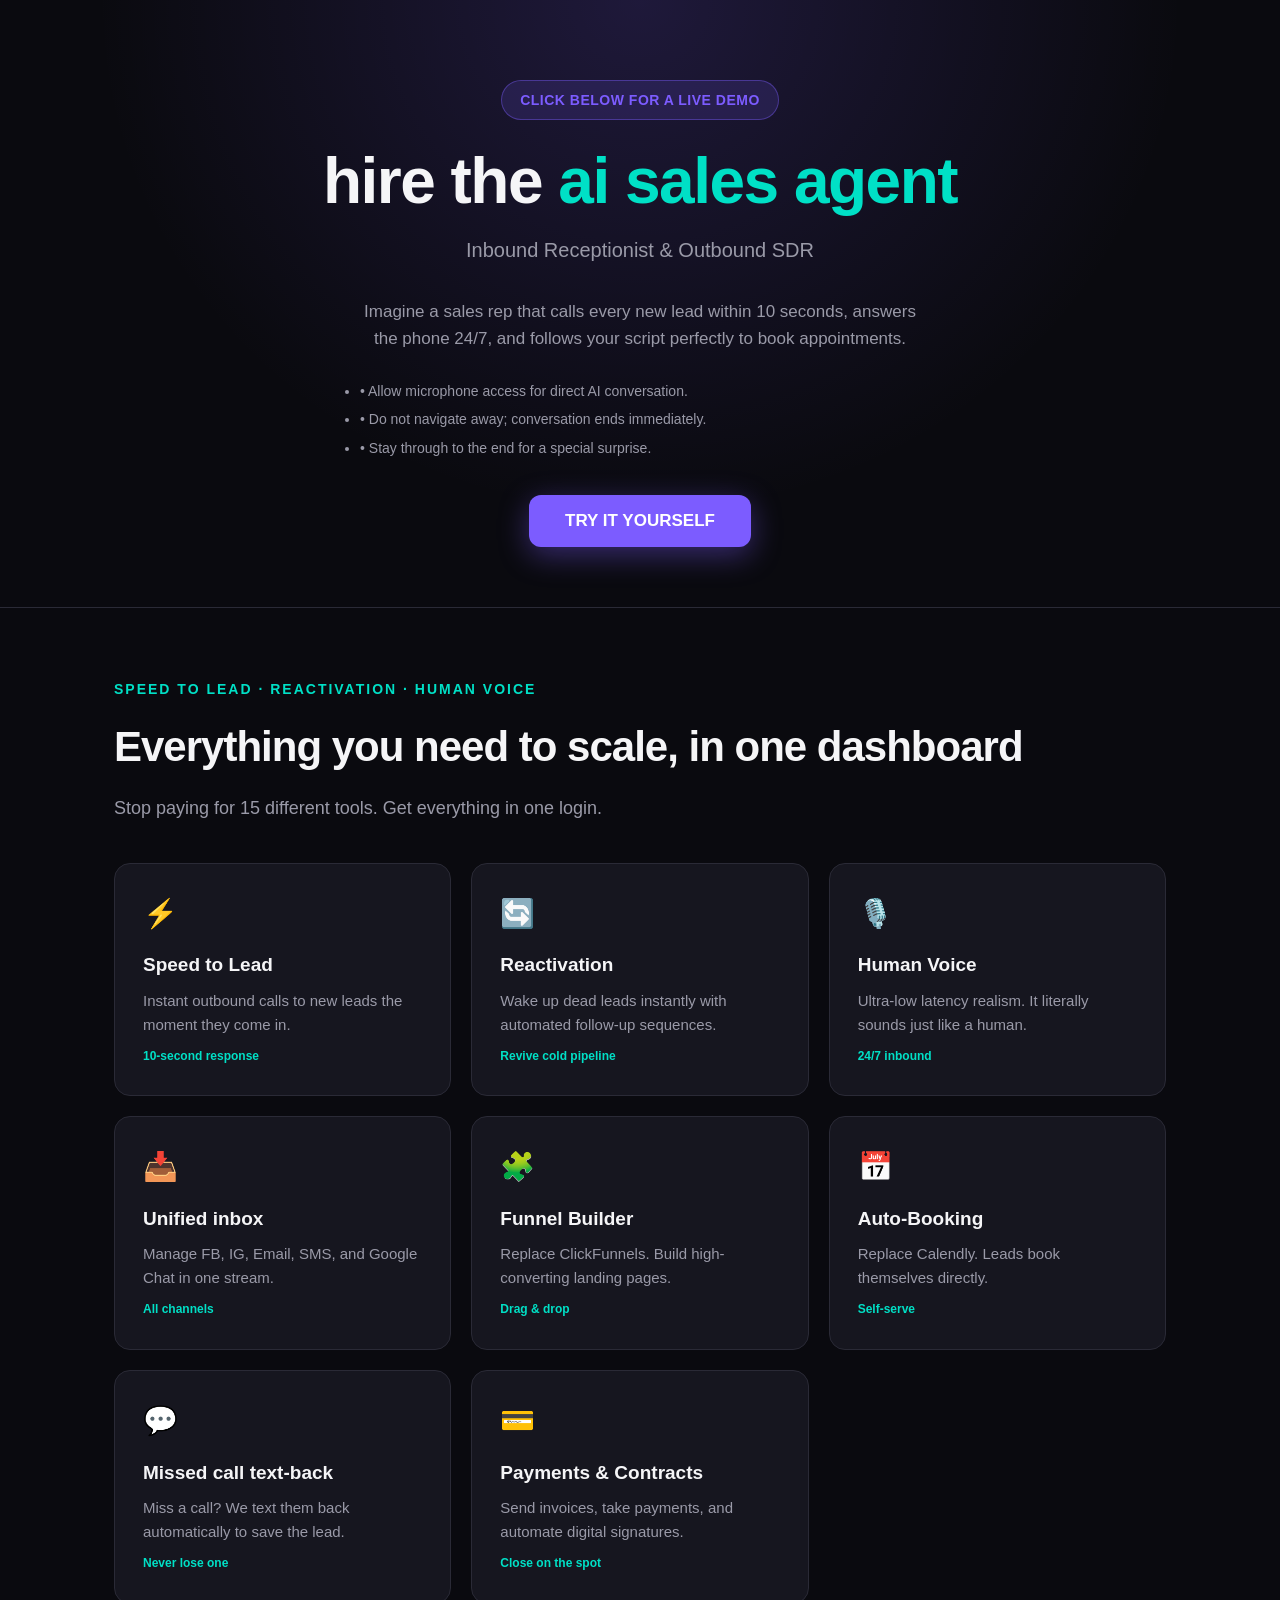
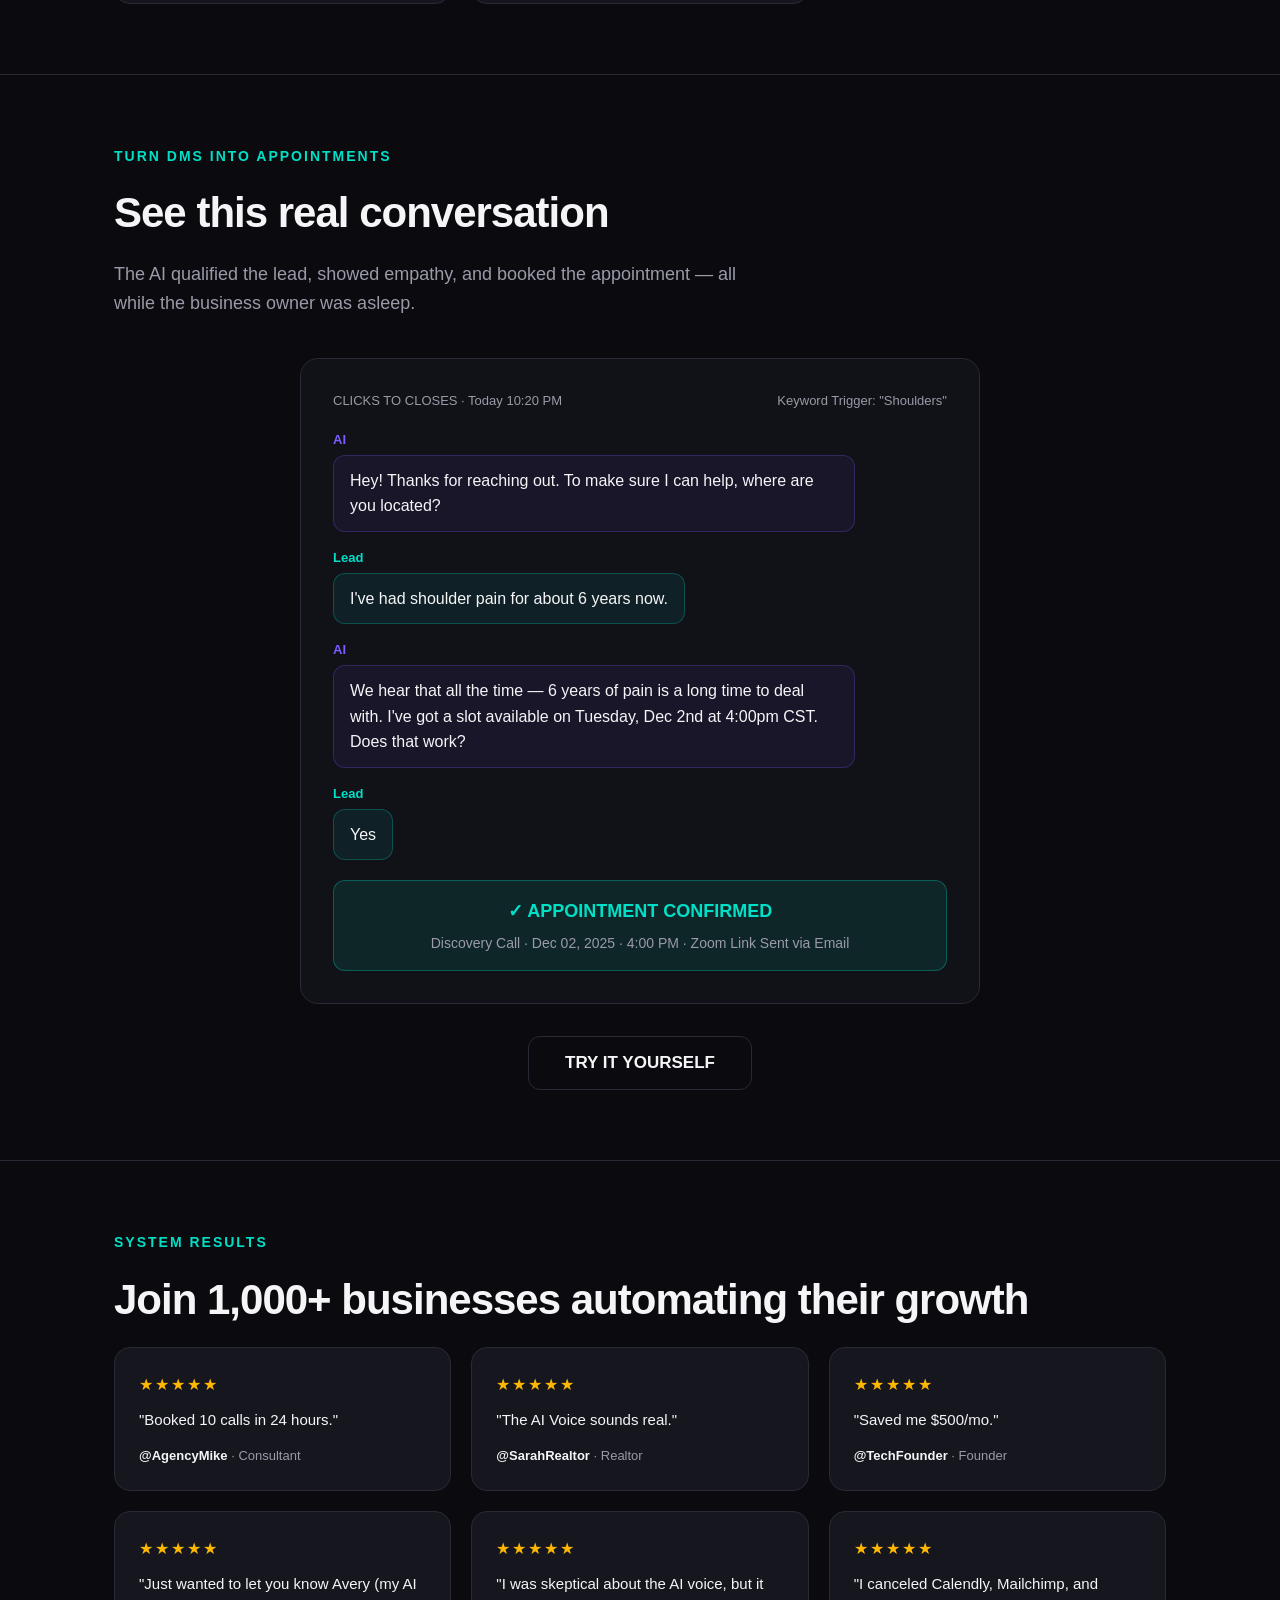
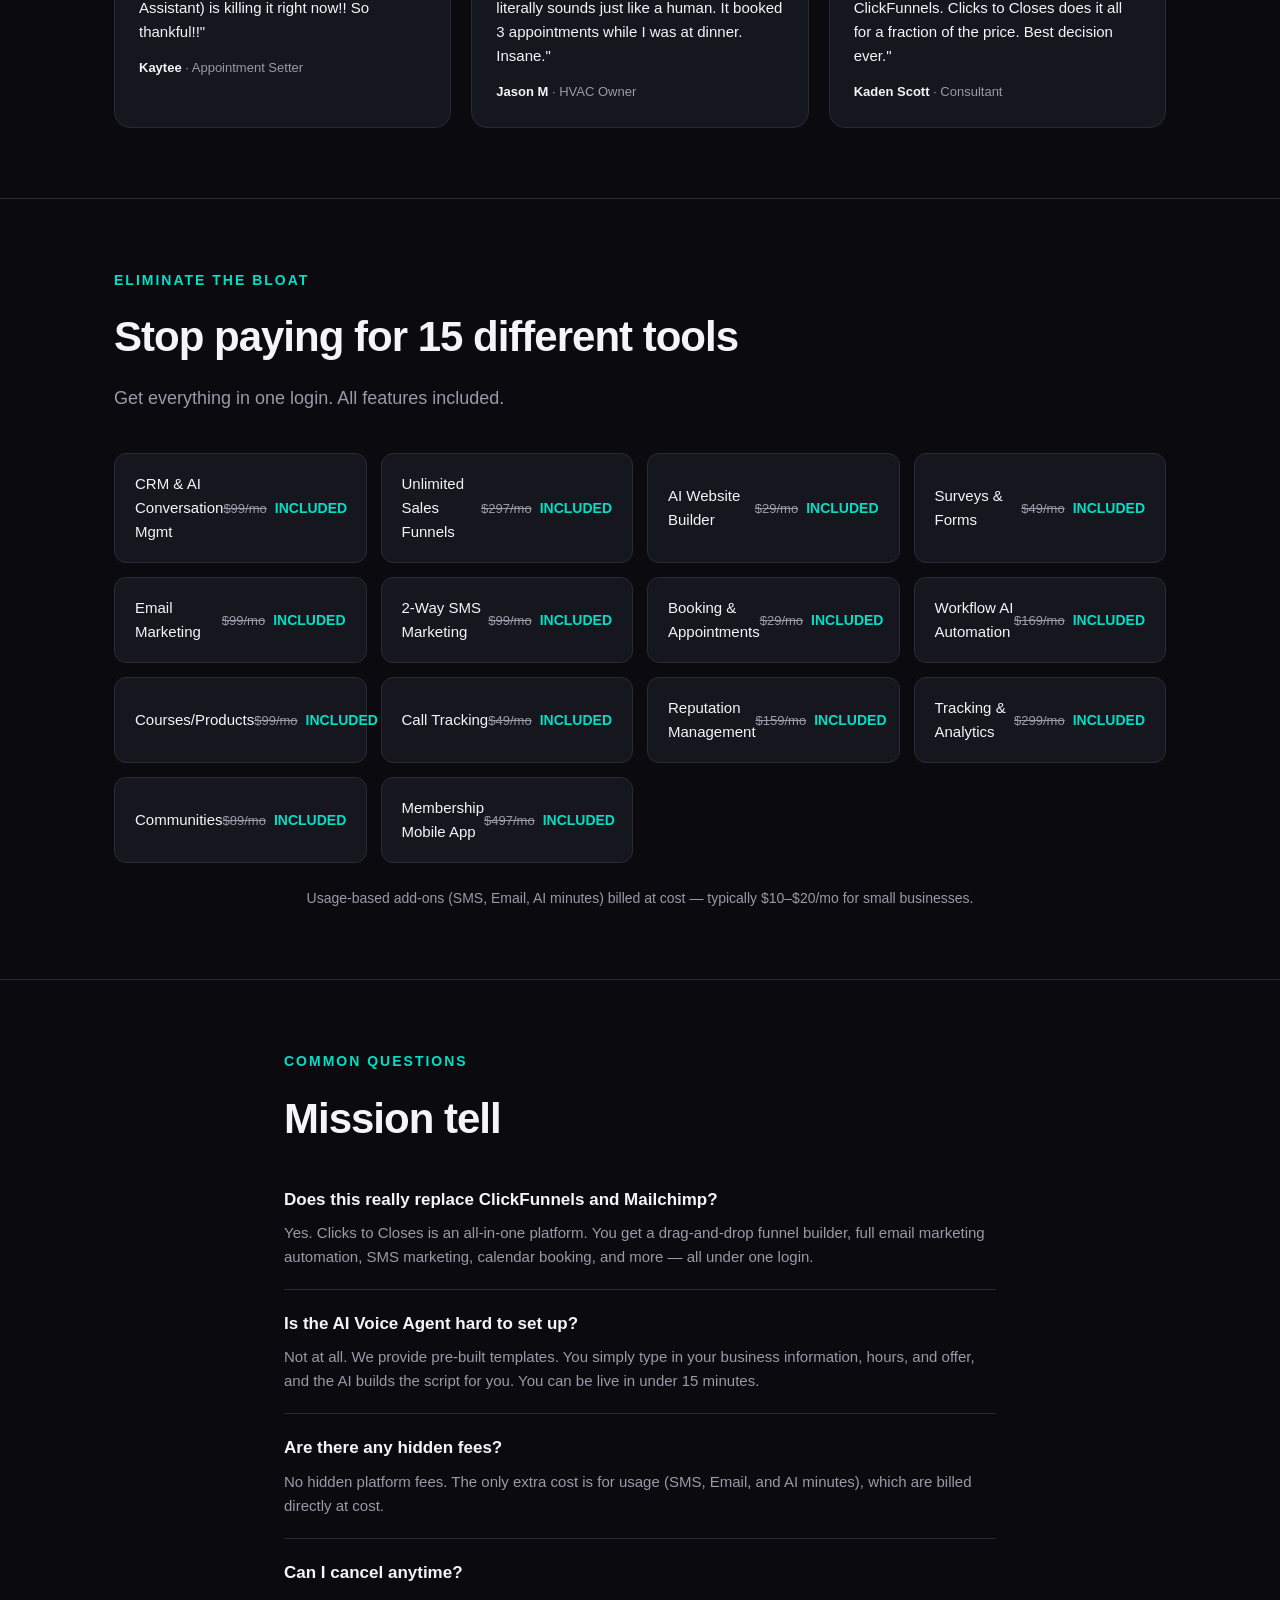
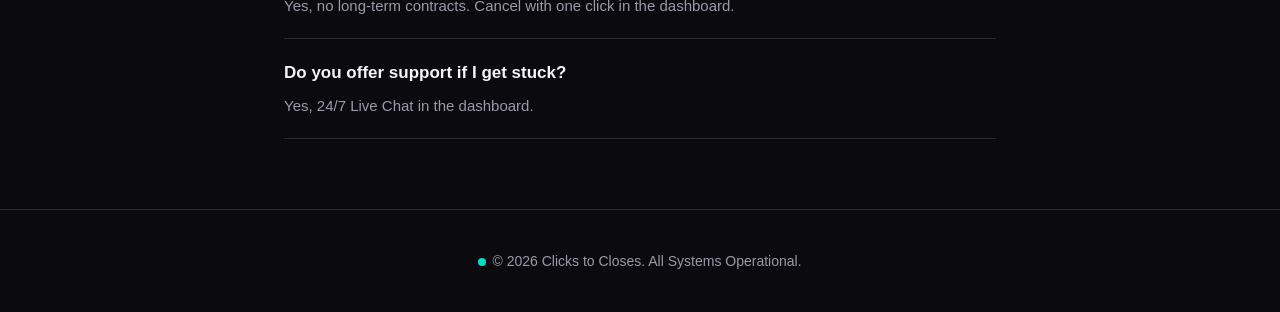
<file: index.html>
<!DOCTYPE html>
<html lang="en">
<head>
<meta charset="UTF-8">
<meta name="viewport" content="width=device-width, initial-scale=1.0">
<title>Clicks to Closes — Hire the AI Sales Agent</title>
<style>
  :root{
    --bg:#0a0a0f;
    --bg2:#111118;
    --card:#16161f;
    --accent:#7c5cff;
    --accent2:#00e0c6;
    --text:#f5f5f7;
    --muted:#9a9aa8;
    --border:#2a2a36;
  }
  *{box-sizing:border-box;margin:0;padding:0}
  body{
    font-family:-apple-system,BlinkMacSystemFont,"Segoe UI",Roboto,Helvetica,Arial,sans-serif;
    background:var(--bg);
    color:var(--text);
    line-height:1.6;
    -webkit-font-smoothing:antialiased;
  }
  a{color:var(--accent2);text-decoration:none}
  .wrap{max-width:1100px;margin:0 auto;padding:0 24px}
  .hero{
    text-align:center;
    padding:80px 24px 60px;
    background:radial-gradient(ellipse at top, rgba(124,92,255,.18), transparent 60%);
  }
  .hero .badge{
    display:inline-block;
    background:rgba(124,92,255,.15);
    border:1px solid rgba(124,92,255,.4);
    color:var(--accent);
    padding:8px 18px;
    border-radius:999px;
    font-size:14px;
    font-weight:600;
    letter-spacing:.5px;
    margin-bottom:28px;
  }
  .hero h1{
    font-size:clamp(34px,6vw,64px);
    font-weight:800;
    letter-spacing:-1.5px;
    line-height:1.05;
    margin-bottom:18px;
  }
  .hero h1 span{color:var(--accent2)}
  .hero p{font-size:20px;color:var(--muted);max-width:640px;margin:0 auto 32px}
  .hero .tips{
    font-size:14px;color:var(--muted);
    max-width:560px;margin:0 auto 36px;
    text-align:left;
  }
  .hero .tips li{margin-bottom:6px}
  .btn{
    display:inline-block;
    background:var(--accent);
    color:#fff;
    font-weight:700;
    padding:16px 36px;
    border-radius:12px;
    font-size:17px;
    border:none;
    cursor:pointer;
    transition:transform .15s, box-shadow .15s;
    box-shadow:0 8px 30px rgba(124,92,255,.4);
  }
  .btn:hover{transform:translateY(-2px);box-shadow:0 12px 40px rgba(124,92,255,.55)}
  .btn.ghost{background:transparent;border:1px solid var(--border);color:var(--text);box-shadow:none}
  .btn.ghost:hover{border-color:var(--accent)}
  section{padding:70px 0;border-top:1px solid var(--border)}
  .eyebrow{color:var(--accent2);font-size:14px;font-weight:700;letter-spacing:2px;text-transform:uppercase;margin-bottom:12px}
  h2{font-size:clamp(28px,4vw,42px);font-weight:800;letter-spacing:-1px;margin-bottom:14px}
  h3{font-size:22px;font-weight:700;margin-bottom:8px}
  .sub{color:var(--muted);font-size:18px;max-width:640px;margin-bottom:40px}
  .grid{display:grid;grid-template-columns:repeat(auto-fit,minmax(280px,1fr));gap:20px}
  .card{
    background:var(--card);
    border:1px solid var(--border);
    border-radius:16px;
    padding:28px;
    transition:border-color .2s, transform .2s;
  }
  .card:hover{border-color:var(--accent);transform:translateY(-3px)}
  .card .ico{font-size:28px;margin-bottom:14px}
  .card h3{font-size:19px}
  .card p{color:var(--muted);font-size:15px}
  .card .tag{display:inline-block;font-size:12px;color:var(--accent2);font-weight:600;margin-top:10px}
  .demo{
    background:var(--bg2);
    border:1px solid var(--border);
    border-radius:18px;
    padding:32px;
    max-width:680px;
    margin:0 auto;
  }
  .demo .meta{color:var(--muted);font-size:13px;margin-bottom:18px;display:flex;justify-content:space-between}
  .msg{margin-bottom:16px}
  .msg .who{font-size:13px;font-weight:700;margin-bottom:4px}
  .msg.user .who{color:var(--accent2)}
  .msg.ai .who{color:var(--accent)}
  .msg .bubble{
    background:var(--card);
    border:1px solid var(--border);
    border-radius:12px;
    padding:12px 16px;
    display:inline-block;
    max-width:85%;
  }
  .msg.user .bubble{background:rgba(0,224,198,.08);border-color:rgba(0,224,198,.25)}
  .msg.ai .bubble{background:rgba(124,92,255,.08);border-color:rgba(124,92,255,.25)}
  .confirm{
    margin-top:20px;
    background:rgba(0,224,198,.1);
    border:1px solid rgba(0,224,198,.3);
    border-radius:12px;
    padding:16px;
    text-align:center;
  }
  .confirm .big{font-size:18px;font-weight:800;color:var(--accent2)}
  .tgrid{display:grid;grid-template-columns:repeat(auto-fit,minmax(300px,1fr));gap:20px}
  .tcard{
    background:var(--card);
    border:1px solid var(--border);
    border-radius:16px;
    padding:24px;
  }
  .stars{color:#ffb800;margin-bottom:10px;letter-spacing:2px}
  .tcard p{font-size:15px;color:var(--text);margin-bottom:14px}
  .tcard .who{font-size:13px;color:var(--muted)}
  .tcard .who b{color:var(--text)}
  .price-grid{display:grid;grid-template-columns:repeat(auto-fit,minmax(220px,1fr));gap:14px}
  .pitem{
    background:var(--card);
    border:1px solid var(--border);
    border-radius:12px;
    padding:18px 20px;
    display:flex;
    justify-content:space-between;
    align-items:center;
  }
  .pitem .name{font-size:15px}
  .pitem .old{color:var(--muted);text-decoration:line-through;font-size:13px;margin-right:8px}
  .pitem .inc{color:var(--accent2);font-weight:700;font-size:14px}
  .faq-item{border-bottom:1px solid var(--border);padding:20px 0}
  .faq-item h4{font-size:17px;font-weight:700;margin-bottom:8px}
  .faq-item p{color:var(--muted);font-size:15px}
  footer{padding:40px 0;text-align:center;color:var(--muted);font-size:14px;border-top:1px solid var(--border)}
  footer .dot{display:inline-block;width:8px;height:8px;border-radius:50%;background:var(--accent2);margin-right:6px;vertical-align:middle}
  @media(max-width:600px){
    .hero{padding:50px 16px 40px}
    section{padding:50px 0}
  }
</style>
</head>
<body>

<header class="hero">
  <div class="wrap">
    <div class="badge">CLICK BELOW FOR A LIVE DEMO</div>
    <h1>hire the <span>ai sales agent</span></h1>
    <p>Inbound Receptionist &amp; Outbound SDR</p>
    <p style="font-size:17px;color:var(--muted);max-width:560px;margin:0 auto 28px">Imagine a sales rep that calls every new lead within 10 seconds, answers the phone 24/7, and follows your script perfectly to book appointments.</p>
    <ul class="tips">
      <li>• Allow microphone access for direct AI conversation.</li>
      <li>• Do not navigate away; conversation ends immediately.</li>
      <li>• Stay through to the end for a special surprise.</li>
    </ul>
    <button class="btn" onclick="document.getElementById('demo').scrollIntoView({behavior:'smooth'})">TRY IT YOURSELF</button>
  </div>
</header>

<section>
  <div class="wrap">
    <div class="eyebrow">Speed to Lead · Reactivation · Human Voice</div>
    <h2>Everything you need to scale, in one dashboard</h2>
    <p class="sub">Stop paying for 15 different tools. Get everything in one login.</p>
    <div class="grid">
      <div class="card">
        <div class="ico">⚡</div>
        <h3>Speed to Lead</h3>
        <p>Instant outbound calls to new leads the moment they come in.</p>
        <span class="tag">10-second response</span>
      </div>
      <div class="card">
        <div class="ico">🔄</div>
        <h3>Reactivation</h3>
        <p>Wake up dead leads instantly with automated follow-up sequences.</p>
        <span class="tag">Revive cold pipeline</span>
      </div>
      <div class="card">
        <div class="ico">🎙️</div>
        <h3>Human Voice</h3>
        <p>Ultra-low latency realism. It literally sounds just like a human.</p>
        <span class="tag">24/7 inbound</span>
      </div>
      <div class="card">
        <div class="ico">📥</div>
        <h3>Unified inbox</h3>
        <p>Manage FB, IG, Email, SMS, and Google Chat in one stream.</p>
        <span class="tag">All channels</span>
      </div>
      <div class="card">
        <div class="ico">🧩</div>
        <h3>Funnel Builder</h3>
        <p>Replace ClickFunnels. Build high-converting landing pages.</p>
        <span class="tag">Drag &amp; drop</span>
      </div>
      <div class="card">
        <div class="ico">📅</div>
        <h3>Auto-Booking</h3>
        <p>Replace Calendly. Leads book themselves directly.</p>
        <span class="tag">Self-serve</span>
      </div>
      <div class="card">
        <div class="ico">💬</div>
        <h3>Missed call text-back</h3>
        <p>Miss a call? We text them back automatically to save the lead.</p>
        <span class="tag">Never lose one</span>
      </div>
      <div class="card">
        <div class="ico">💳</div>
        <h3>Payments &amp; Contracts</h3>
        <p>Send invoices, take payments, and automate digital signatures.</p>
        <span class="tag">Close on the spot</span>
      </div>
    </div>
  </div>
</section>

<section id="demo">
  <div class="wrap">
    <div class="eyebrow">Turn DMs into appointments</div>
    <h2>See this real conversation</h2>
    <p class="sub">The AI qualified the lead, showed empathy, and booked the appointment — all while the business owner was asleep.</p>
    <div class="demo">
      <div class="meta">
        <span>CLICKS TO CLOSES · Today 10:20 PM</span>
        <span>Keyword Trigger: "Shoulders"</span>
      </div>
      <div class="msg ai">
        <div class="who">AI</div>
        <div class="bubble">Hey! Thanks for reaching out. To make sure I can help, where are you located?</div>
      </div>
      <div class="msg user">
        <div class="who">Lead</div>
        <div class="bubble">I've had shoulder pain for about 6 years now.</div>
      </div>
      <div class="msg ai">
        <div class="who">AI</div>
        <div class="bubble">We hear that all the time — 6 years of pain is a long time to deal with. I've got a slot available on Tuesday, Dec 2nd at 4:00pm CST. Does that work?</div>
      </div>
      <div class="msg user">
        <div class="who">Lead</div>
        <div class="bubble">Yes</div>
      </div>
      <div class="confirm">
        <div class="big">✓ APPOINTMENT CONFIRMED</div>
        <div style="margin-top:6px;color:var(--muted);font-size:14px">Discovery Call · Dec 02, 2025 · 4:00 PM · Zoom Link Sent via Email</div>
      </div>
    </div>
    <div style="text-align:center;margin-top:32px">
      <button class="btn ghost" onclick="alert('Demo coming soon — this is a replica build.')">TRY IT YOURSELF</button>
    </div>
  </div>
</section>

<section>
  <div class="wrap">
    <div class="eyebrow">System Results</div>
    <h2>Join 1,000+ businesses automating their growth</h2>
    <div class="tgrid">
      <div class="tcard">
        <div class="stars">★★★★★</div>
        <p>"Booked 10 calls in 24 hours."</p>
        <div class="who"><b>@AgencyMike</b> · Consultant</div>
      </div>
      <div class="tcard">
        <div class="stars">★★★★★</div>
        <p>"The AI Voice sounds real."</p>
        <div class="who"><b>@SarahRealtor</b> · Realtor</div>
      </div>
      <div class="tcard">
        <div class="stars">★★★★★</div>
        <p>"Saved me $500/mo."</p>
        <div class="who"><b>@TechFounder</b> · Founder</div>
      </div>
      <div class="tcard">
        <div class="stars">★★★★★</div>
        <p>"Just wanted to let you know Avery (my AI Assistant) is killing it right now!! So thankful!!"</p>
        <div class="who"><b>Kaytee</b> · Appointment Setter</div>
      </div>
      <div class="tcard">
        <div class="stars">★★★★★</div>
        <p>"I was skeptical about the AI voice, but it literally sounds just like a human. It booked 3 appointments while I was at dinner. Insane."</p>
        <div class="who"><b>Jason M</b> · HVAC Owner</div>
      </div>
      <div class="tcard">
        <div class="stars">★★★★★</div>
        <p>"I canceled Calendly, Mailchimp, and ClickFunnels. Clicks to Closes does it all for a fraction of the price. Best decision ever."</p>
        <div class="who"><b>Kaden Scott</b> · Consultant</div>
      </div>
    </div>
  </div>
</section>

<section>
  <div class="wrap">
    <div class="eyebrow">Eliminate the bloat</div>
    <h2>Stop paying for 15 different tools</h2>
    <p class="sub">Get everything in one login. All features included.</p>
    <div class="price-grid">
      <div class="pitem"><span class="name">CRM &amp; AI Conversation Mgmt</span><span><span class="old">$99/mo</span><span class="inc">INCLUDED</span></span></div>
      <div class="pitem"><span class="name">Unlimited Sales Funnels</span><span><span class="old">$297/mo</span><span class="inc">INCLUDED</span></span></div>
      <div class="pitem"><span class="name">AI Website Builder</span><span><span class="old">$29/mo</span><span class="inc">INCLUDED</span></span></div>
      <div class="pitem"><span class="name">Surveys &amp; Forms</span><span><span class="old">$49/mo</span><span class="inc">INCLUDED</span></span></div>
      <div class="pitem"><span class="name">Email Marketing</span><span><span class="old">$99/mo</span><span class="inc">INCLUDED</span></span></div>
      <div class="pitem"><span class="name">2-Way SMS Marketing</span><span><span class="old">$99/mo</span><span class="inc">INCLUDED</span></span></div>
      <div class="pitem"><span class="name">Booking &amp; Appointments</span><span><span class="old">$29/mo</span><span class="inc">INCLUDED</span></span></div>
      <div class="pitem"><span class="name">Workflow AI Automation</span><span><span class="old">$169/mo</span><span class="inc">INCLUDED</span></span></div>
      <div class="pitem"><span class="name">Courses/Products</span><span><span class="old">$99/mo</span><span class="inc">INCLUDED</span></span></div>
      <div class="pitem"><span class="name">Call Tracking</span><span><span class="old">$49/mo</span><span class="inc">INCLUDED</span></span></div>
      <div class="pitem"><span class="name">Reputation Management</span><span><span class="old">$159/mo</span><span class="inc">INCLUDED</span></span></div>
      <div class="pitem"><span class="name">Tracking &amp; Analytics</span><span><span class="old">$299/mo</span><span class="inc">INCLUDED</span></span></div>
      <div class="pitem"><span class="name">Communities</span><span><span class="old">$89/mo</span><span class="inc">INCLUDED</span></span></div>
      <div class="pitem"><span class="name">Membership Mobile App</span><span><span class="old">$497/mo</span><span class="inc">INCLUDED</span></span></div>
    </div>
    <p style="text-align:center;color:var(--muted);margin-top:24px;font-size:14px">Usage-based add-ons (SMS, Email, AI minutes) billed at cost — typically $10–$20/mo for small businesses.</p>
  </div>
</section>

<section>
  <div class="wrap" style="max-width:760px">
    <div class="eyebrow">Common questions</div>
    <h2>Mission tell</h2>
    <div class="faq-item">
      <h4>Does this really replace ClickFunnels and Mailchimp?</h4>
      <p>Yes. Clicks to Closes is an all-in-one platform. You get a drag-and-drop funnel builder, full email marketing automation, SMS marketing, calendar booking, and more — all under one login.</p>
    </div>
    <div class="faq-item">
      <h4>Is the AI Voice Agent hard to set up?</h4>
      <p>Not at all. We provide pre-built templates. You simply type in your business information, hours, and offer, and the AI builds the script for you. You can be live in under 15 minutes.</p>
    </div>
    <div class="faq-item">
      <h4>Are there any hidden fees?</h4>
      <p>No hidden platform fees. The only extra cost is for usage (SMS, Email, and AI minutes), which are billed directly at cost.</p>
    </div>
    <div class="faq-item">
      <h4>Can I cancel anytime?</h4>
      <p>Yes, no long-term contracts. Cancel with one click in the dashboard.</p>
    </div>
    <div class="faq-item">
      <h4>Do you offer support if I get stuck?</h4>
      <p>Yes, 24/7 Live Chat in the dashboard.</p>
    </div>
  </div>
</section>

<footer>
  <div class="wrap">
    <span class="dot"></span>© 2026 Clicks to Closes. All Systems Operational.
  </div>
</footer>

</body>
</html>
</file>
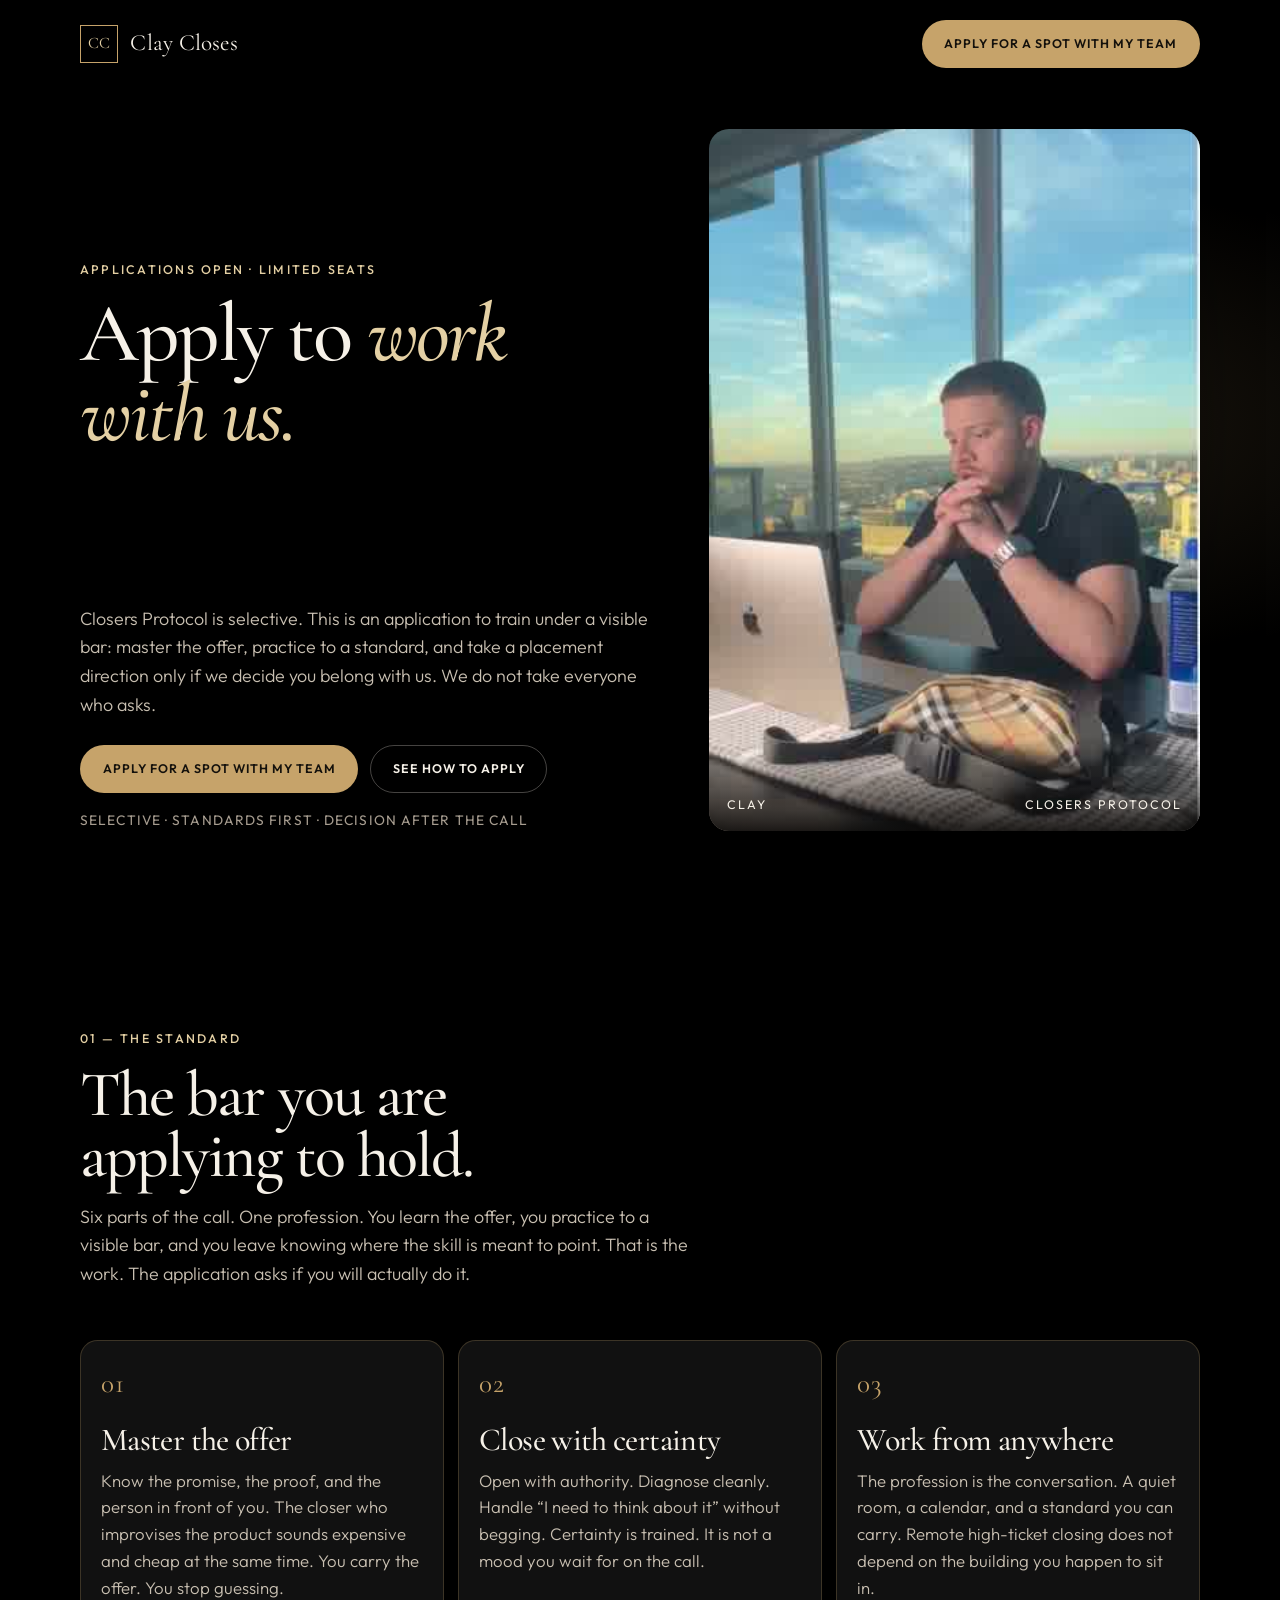
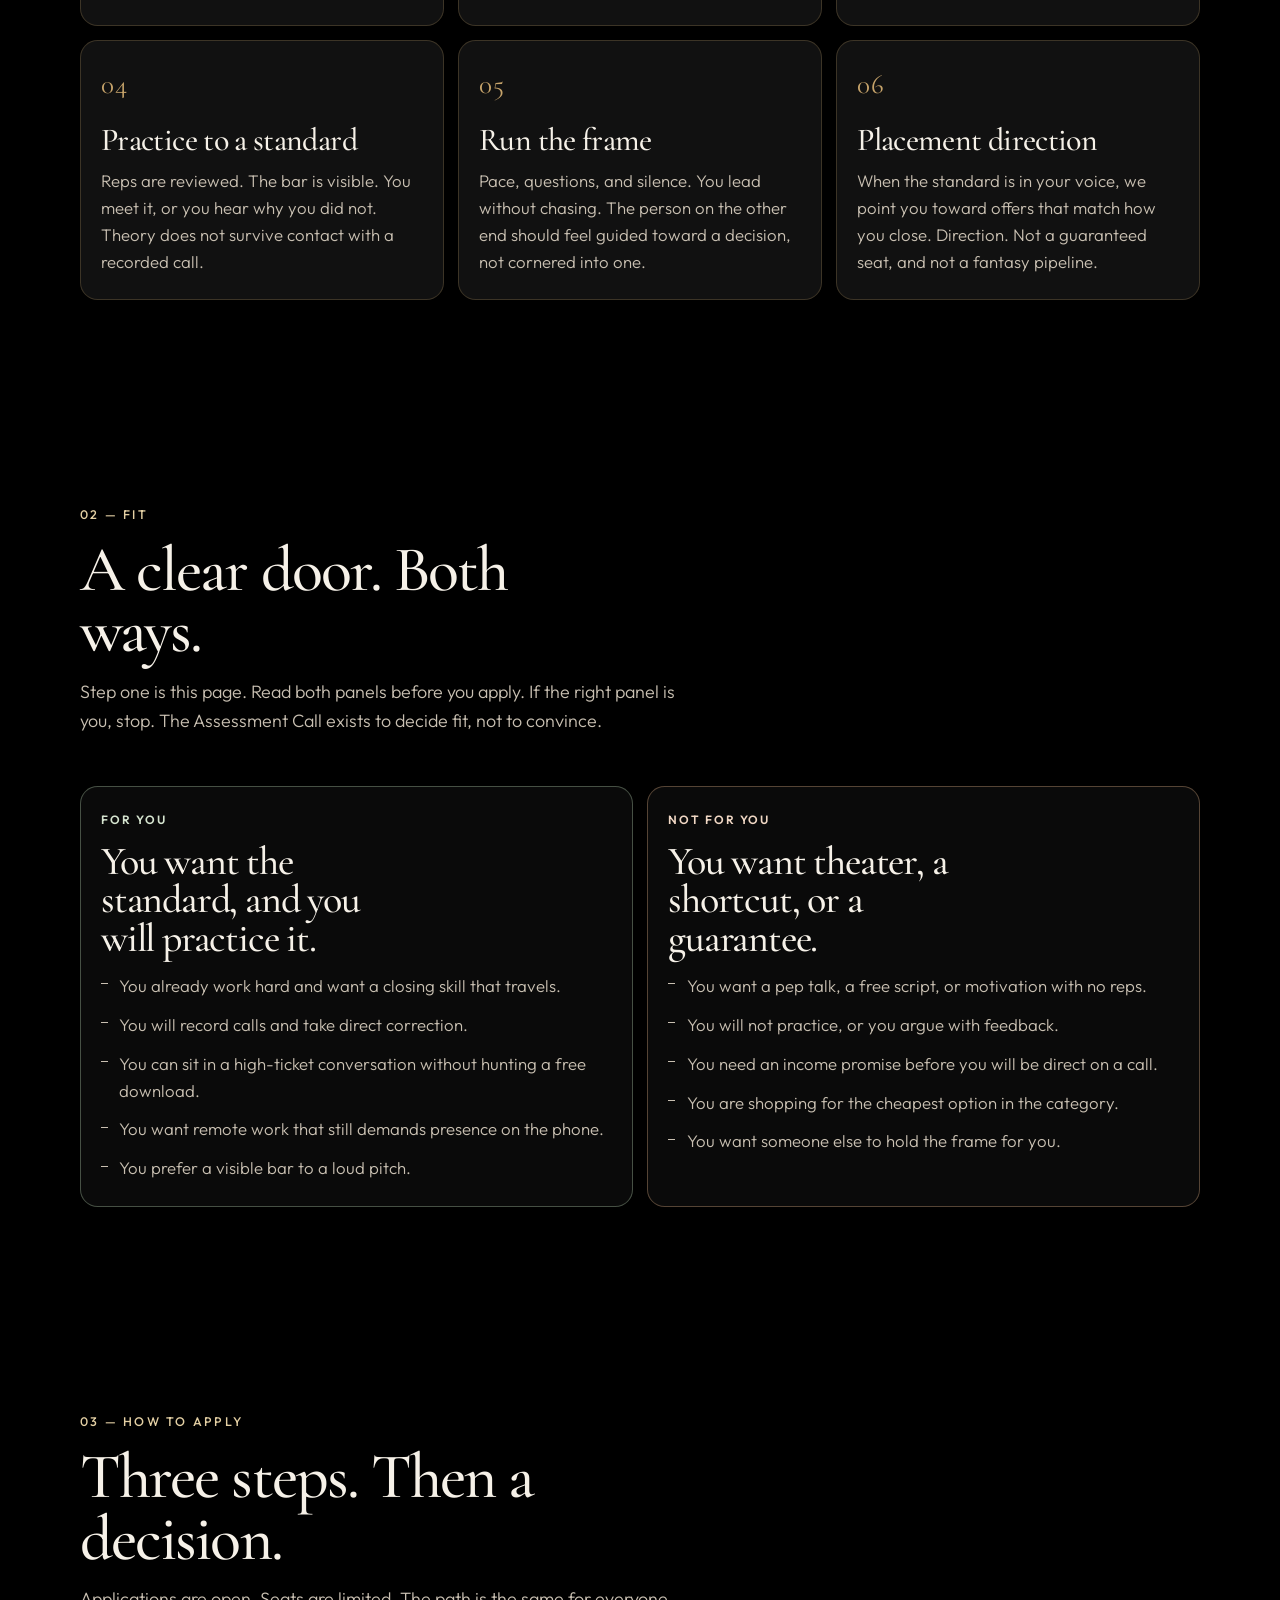
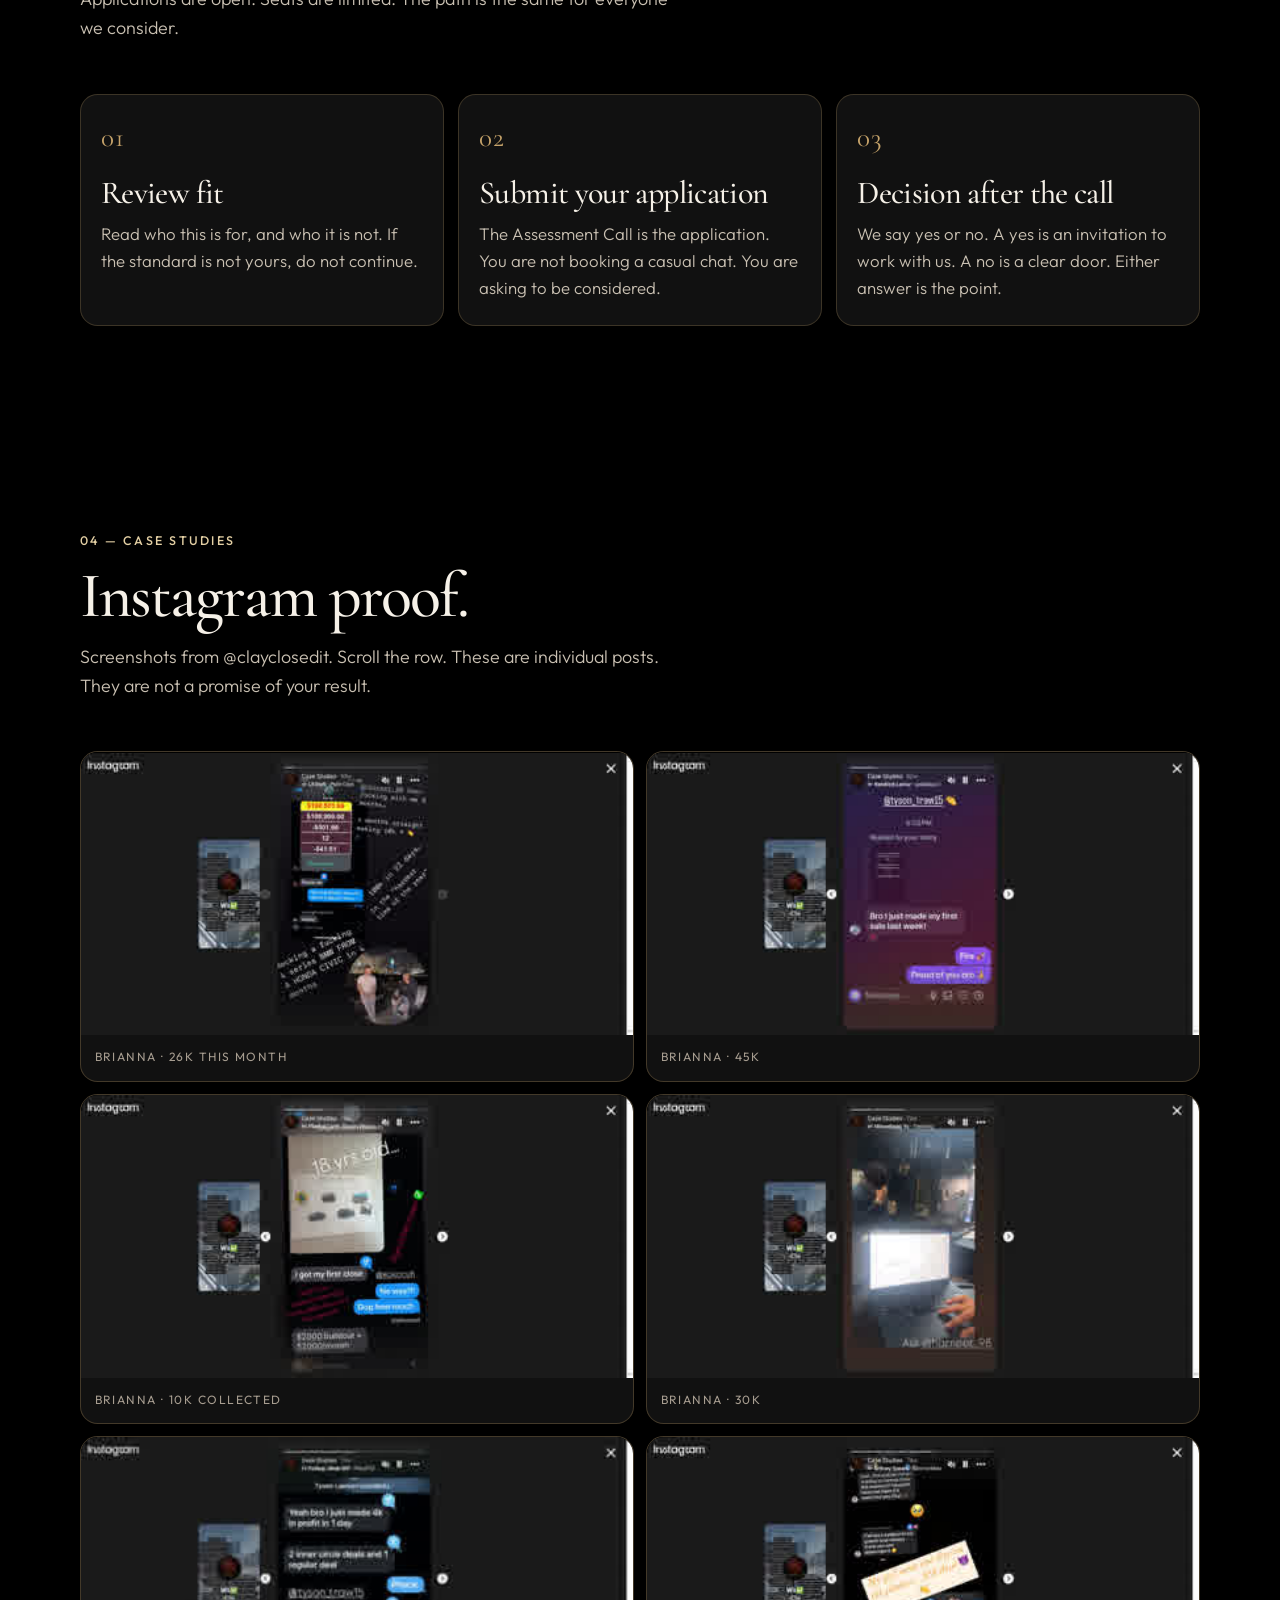
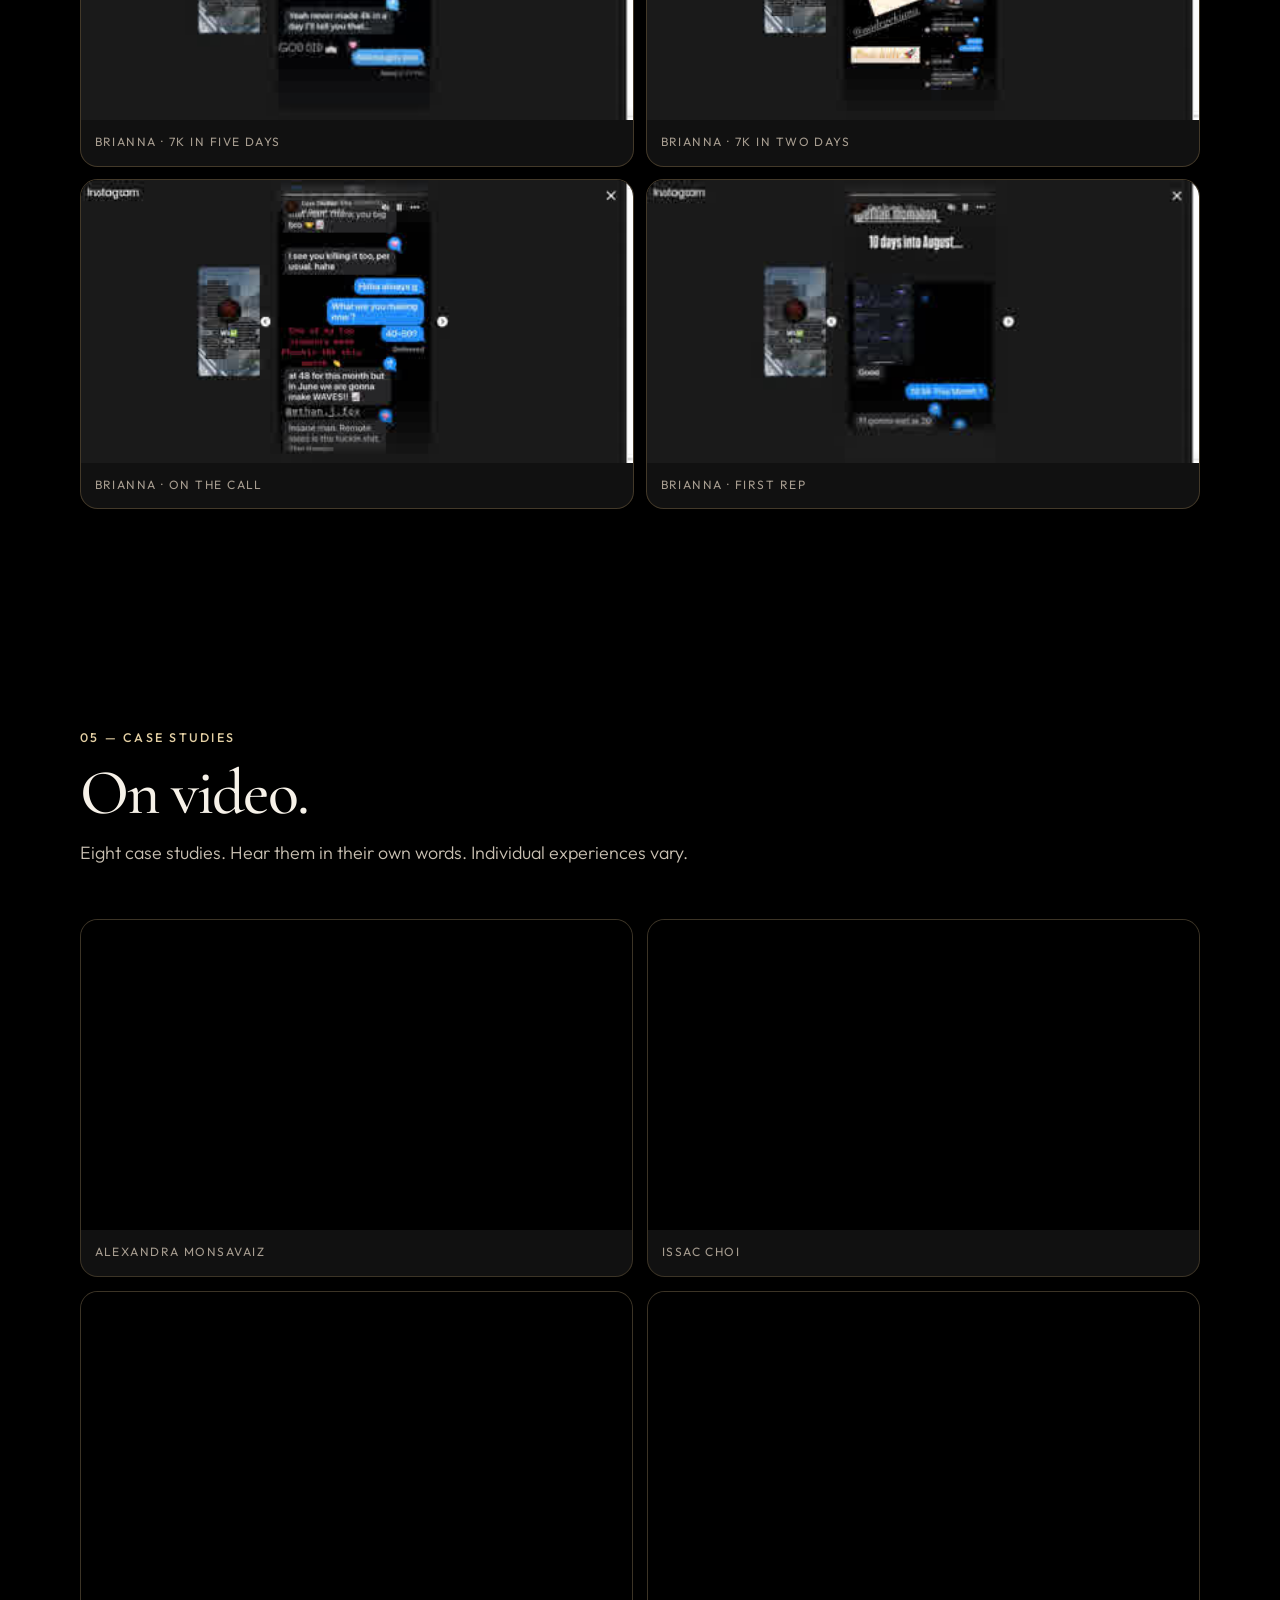
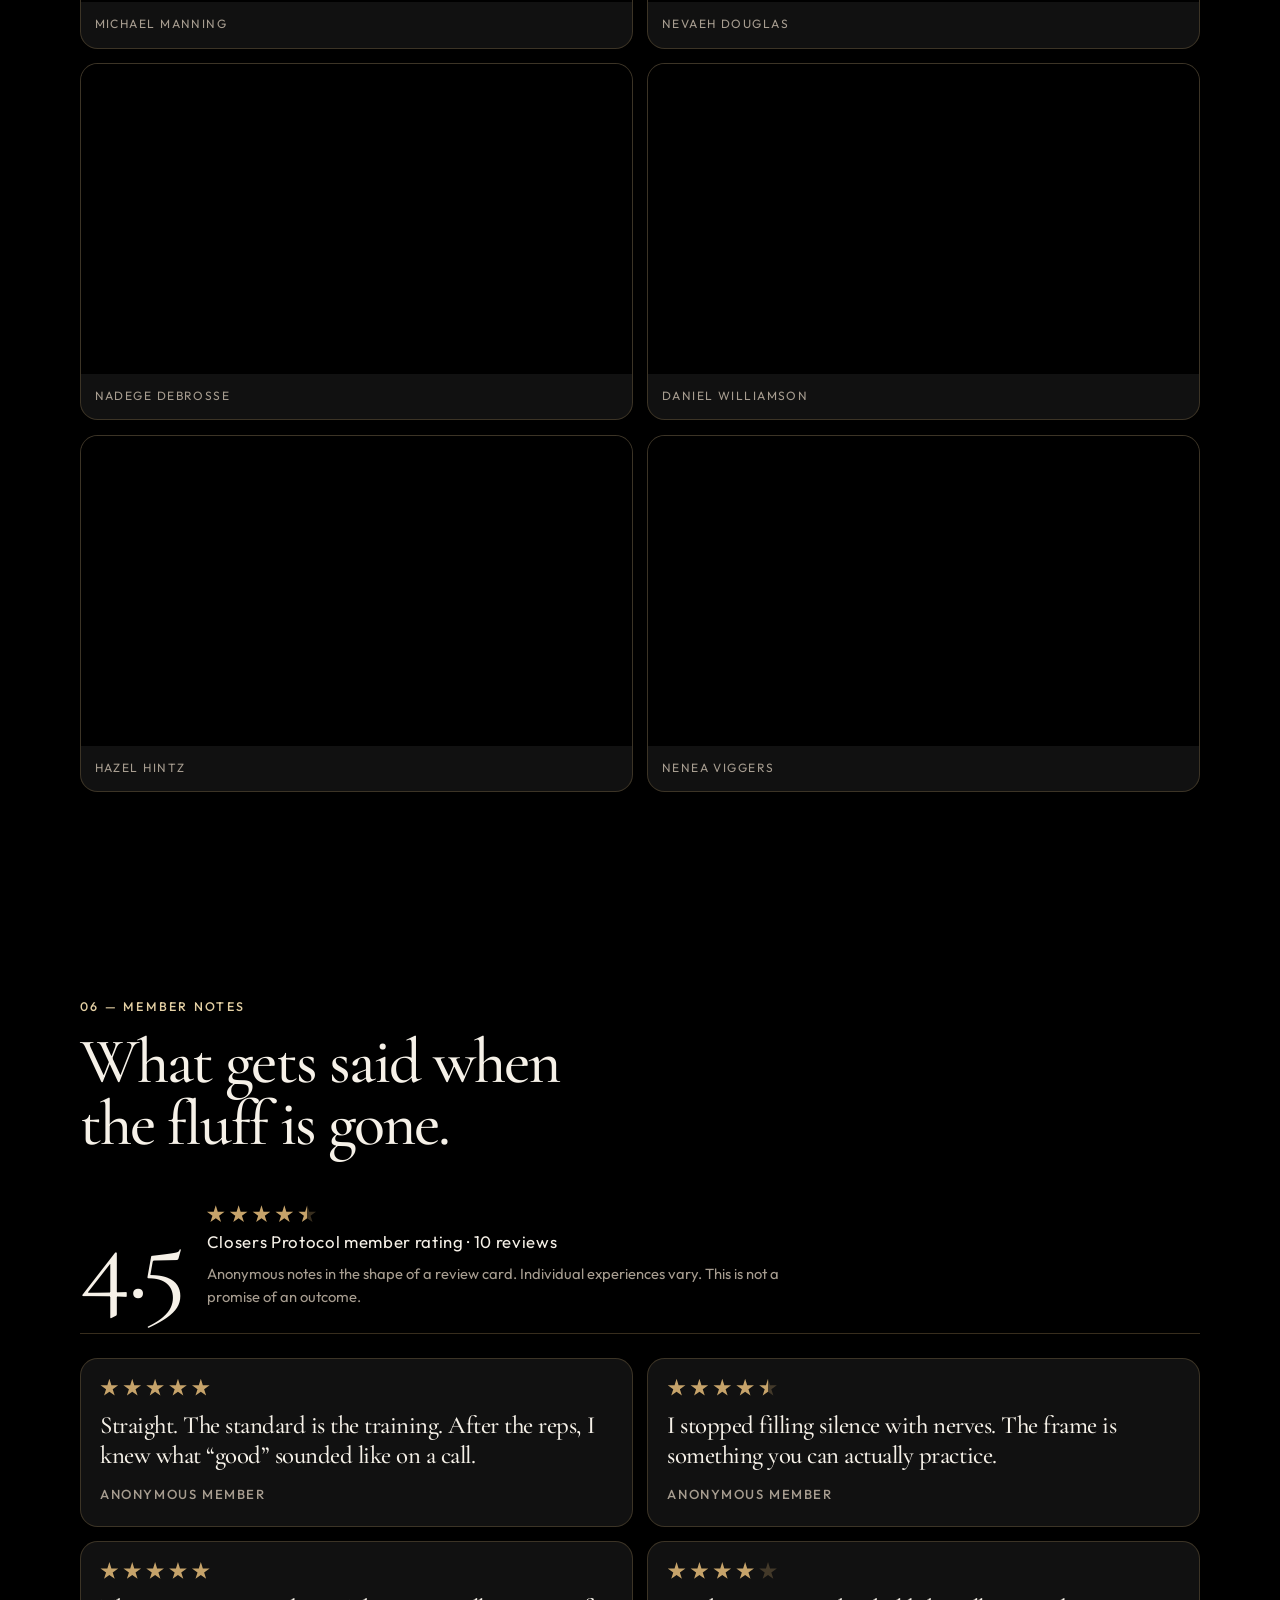
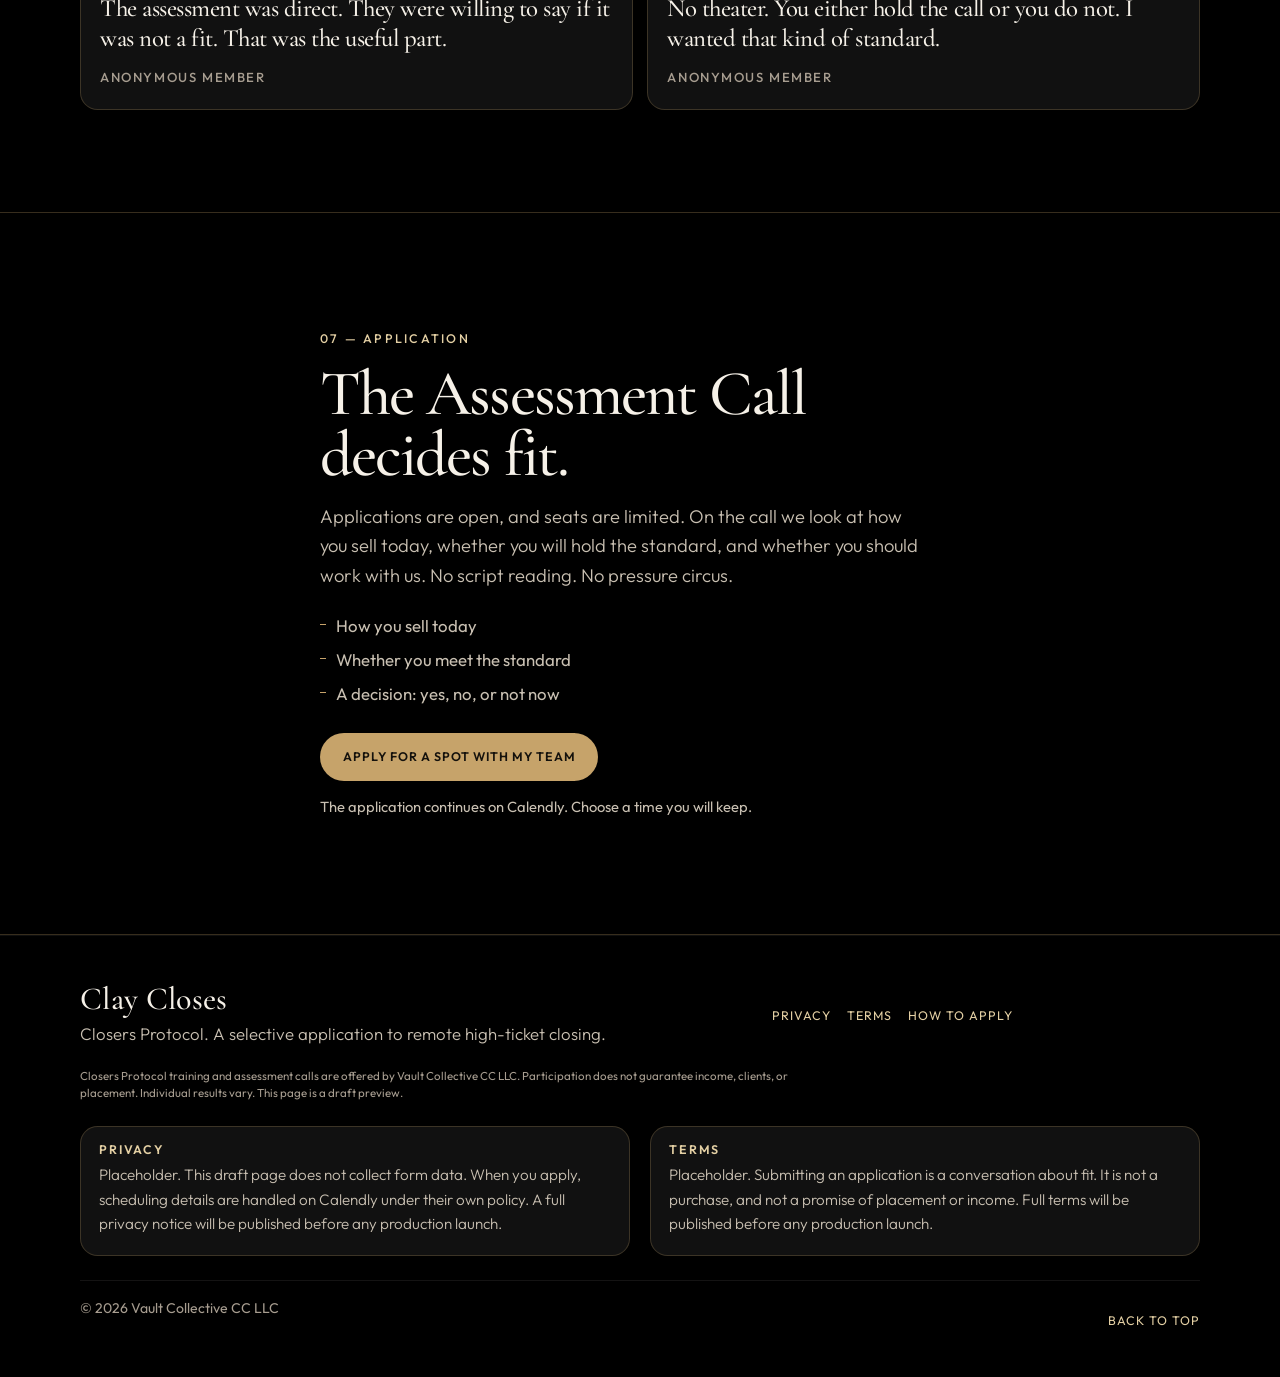
<file: v1/index.html>
<!DOCTYPE html>
<html lang="en" class="js">
  <head>
    <meta charset="utf-8" />
    <meta name="viewport" content="width=device-width, initial-scale=1, viewport-fit=cover" />
    <meta name="robots" content="noindex, nofollow" />
    <meta name="description" content="Clay Closes. Apply to work with Closers Protocol. Selective, standards-first. Review fit, submit the Assessment Call, and receive a decision. Applications are open. Seats are limited." />
    <meta name="theme-color" content="#000" />
    <title>Clay Closes — Apply for a Spot With My Team</title>
    <link rel="preconnect" href="https://fonts.googleapis.com" />
    <link rel="preconnect" href="https://fonts.gstatic.com" crossorigin />
    <link href="https://fonts.googleapis.com/css2?family=Cormorant+Garamond:ital,wght@0,500;0,600;1,500;1,600&family=Outfit:wght@300;400;500;600&display=swap" rel="stylesheet" />
    <link rel="icon" href="/favicon.svg" type="image/svg+xml" />
    <link rel="preload" as="image" href="/assets/clay-hero.jpg" />
    <link rel="stylesheet" href="/css/1.css" />
    <link rel="stylesheet" href="/css/2.css" />
    <link rel="stylesheet" href="/css/3.css" />
    <link rel="stylesheet" href="/css/4.css" />
    <link rel="stylesheet" href="/css/5.css" />
    <link rel="stylesheet" href="/css/6.css" />
    <noscript><style>.reveal{opacity:1!important;transform:none!important}</style></noscript>
  </head>
  <body class="has-float-cta" data-cta="Apply for a Spot With My Team">
    <div id="root"></div>
    <noscript>
      <p class="wrap" style="padding:2rem 0;color:#f6f1e8">This draft needs JavaScript to assemble the page. You can still apply: <a href="https://calendly.com/d/dv83-gss-33k/assessment-call">Apply for a Spot With My Team</a>.</p>
    </noscript>
    <script src="/boot.js"></script>
  </body>
</html>
</file>
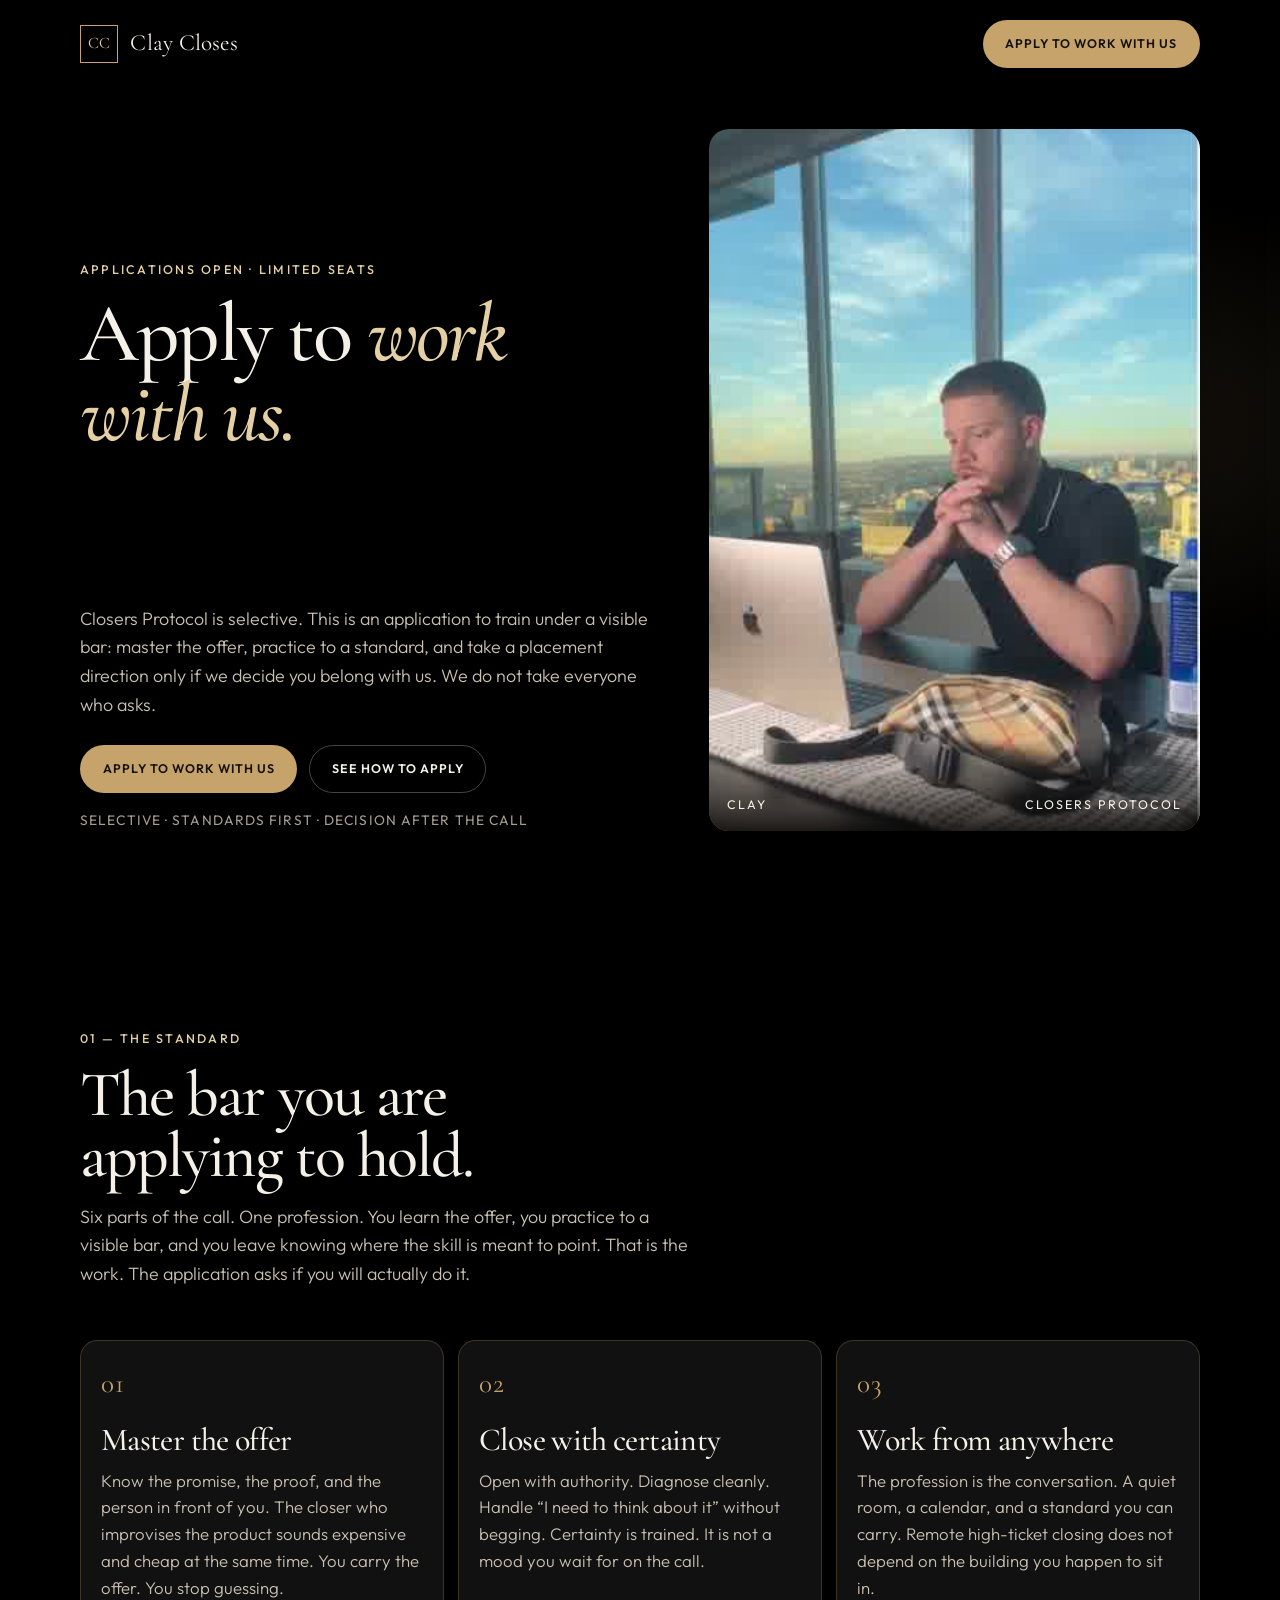
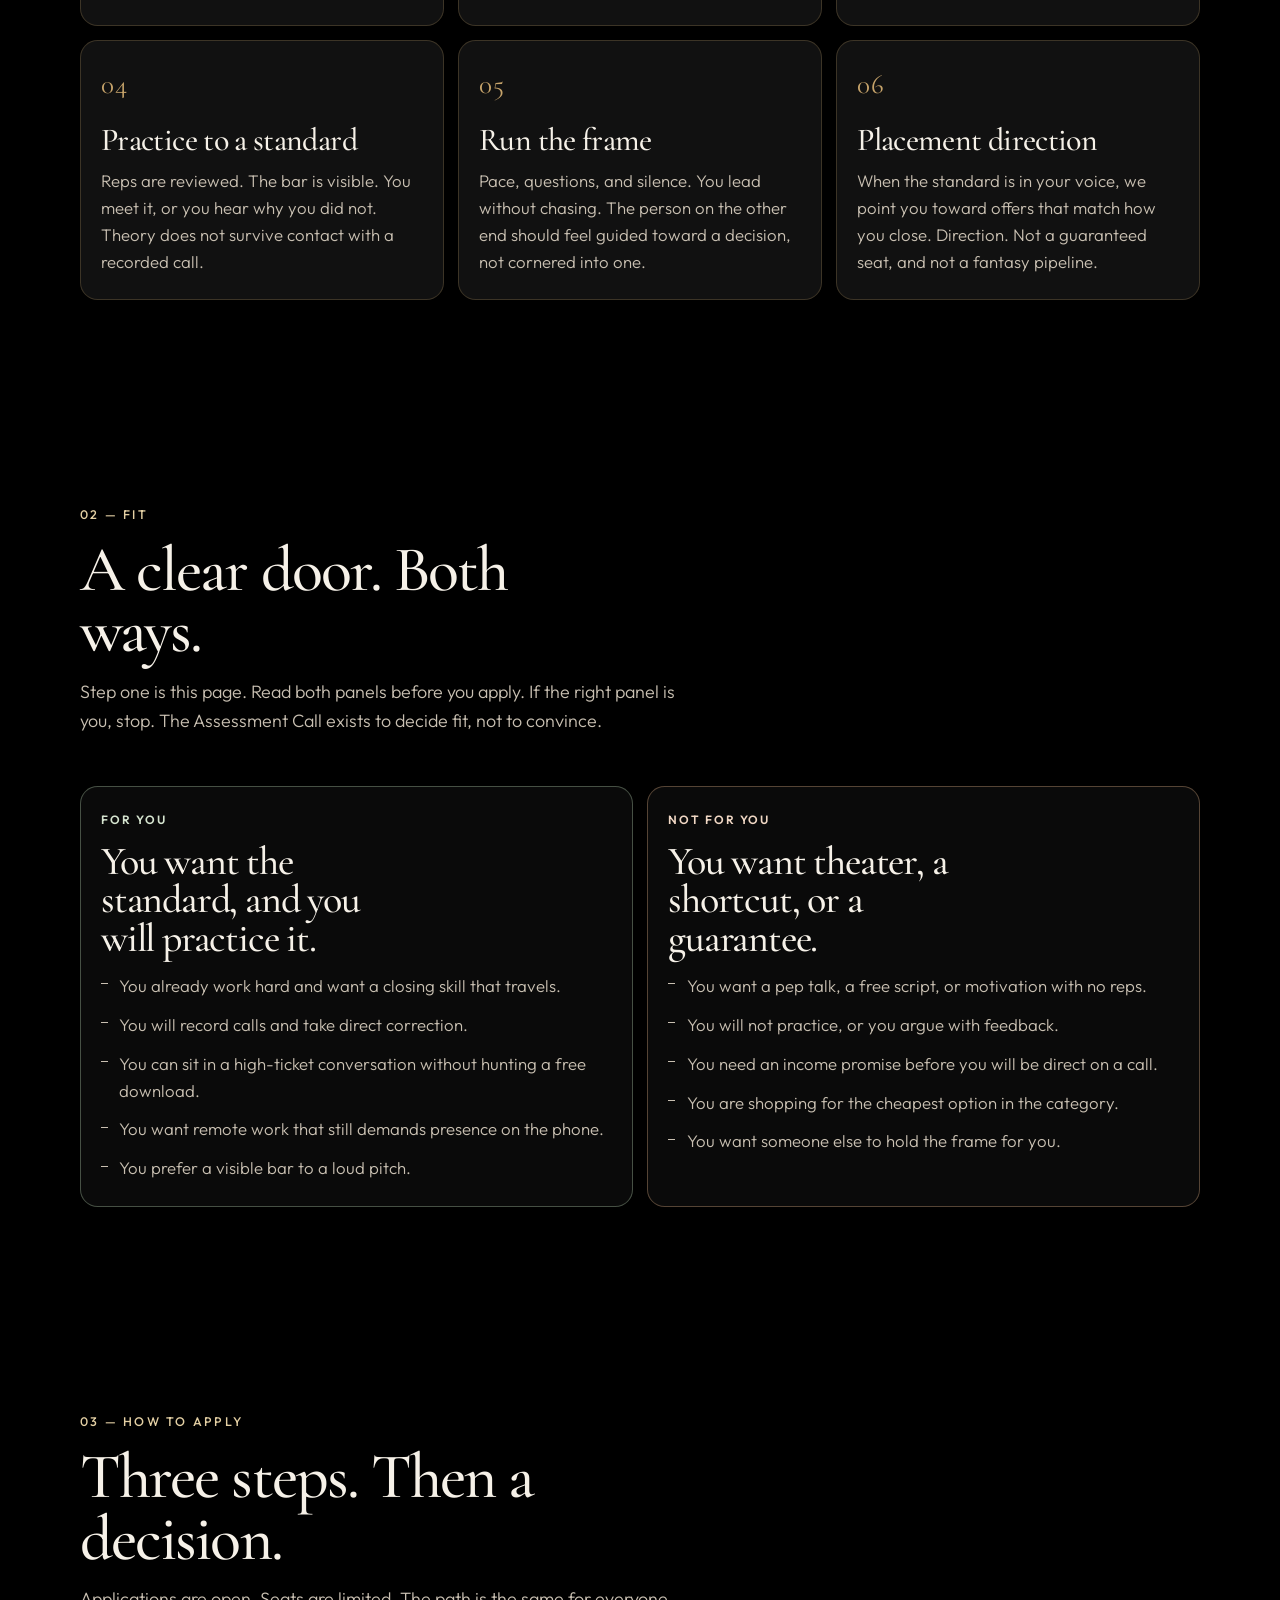
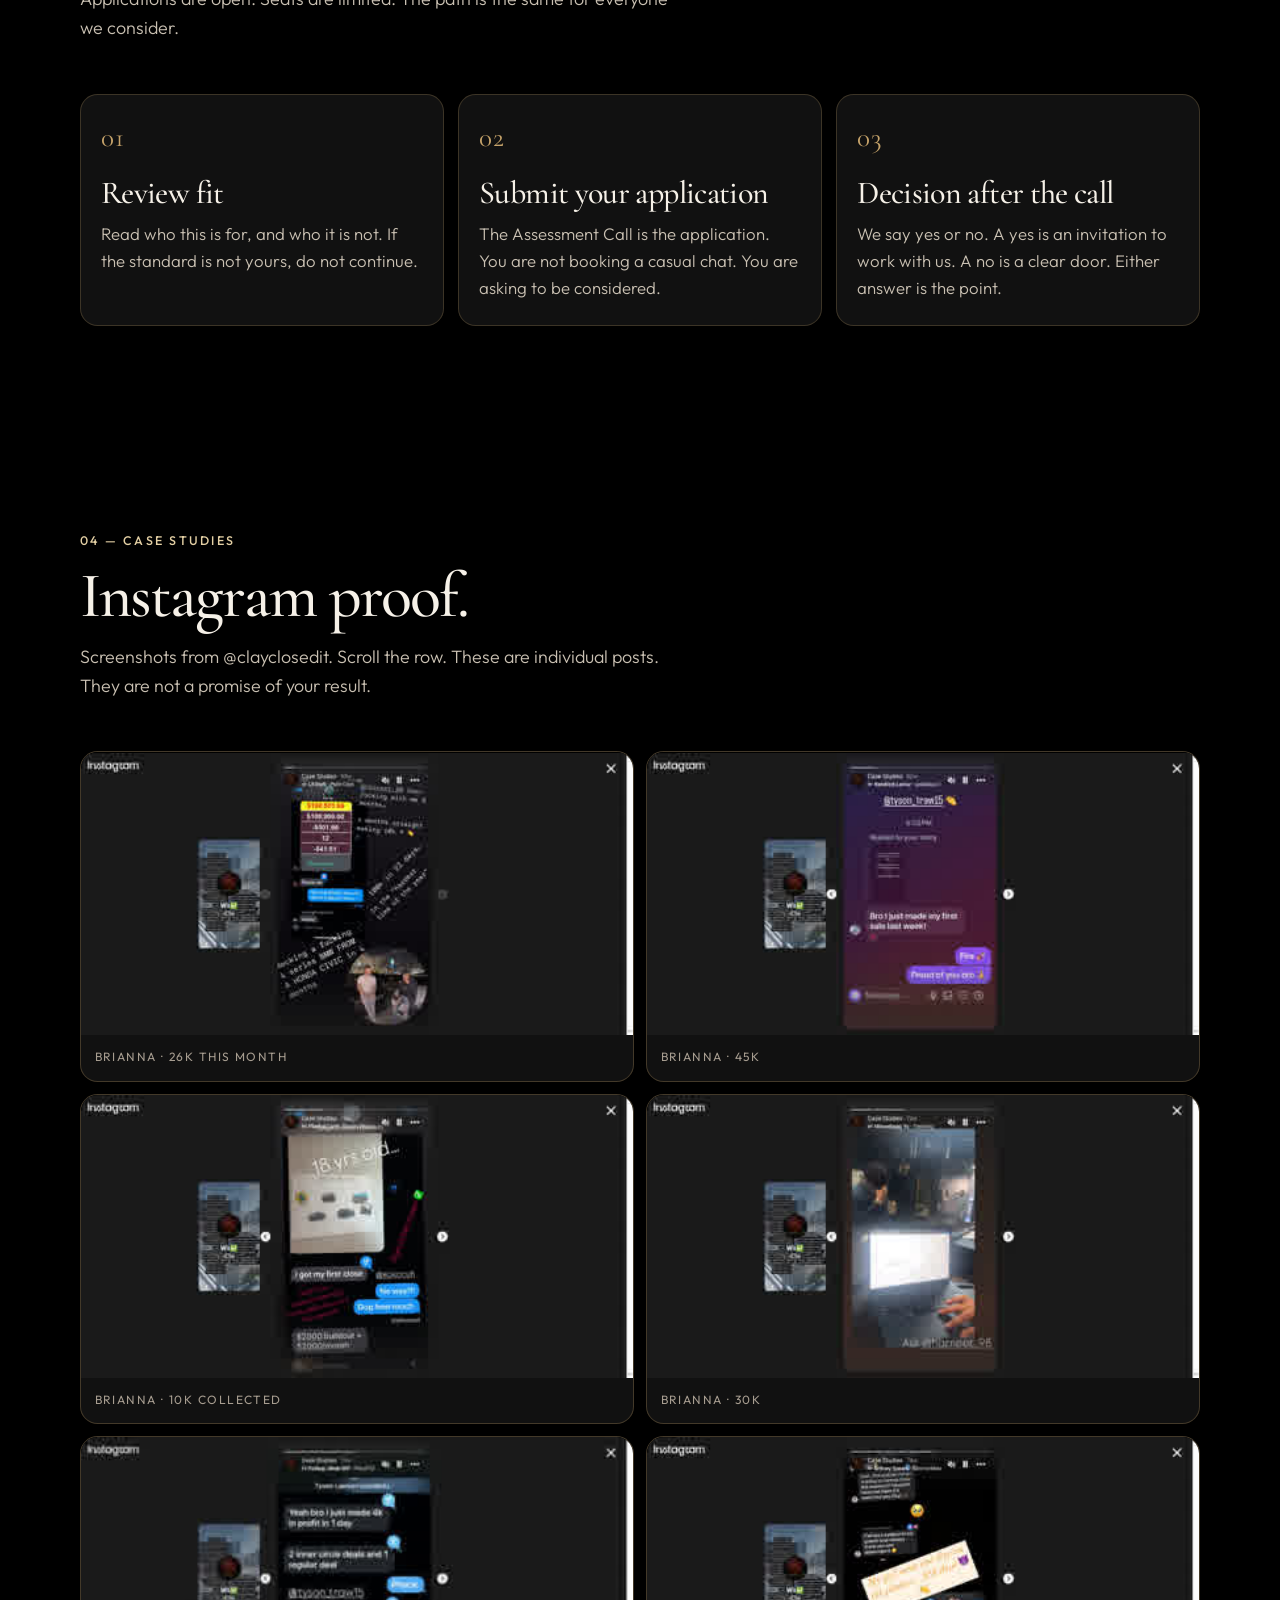
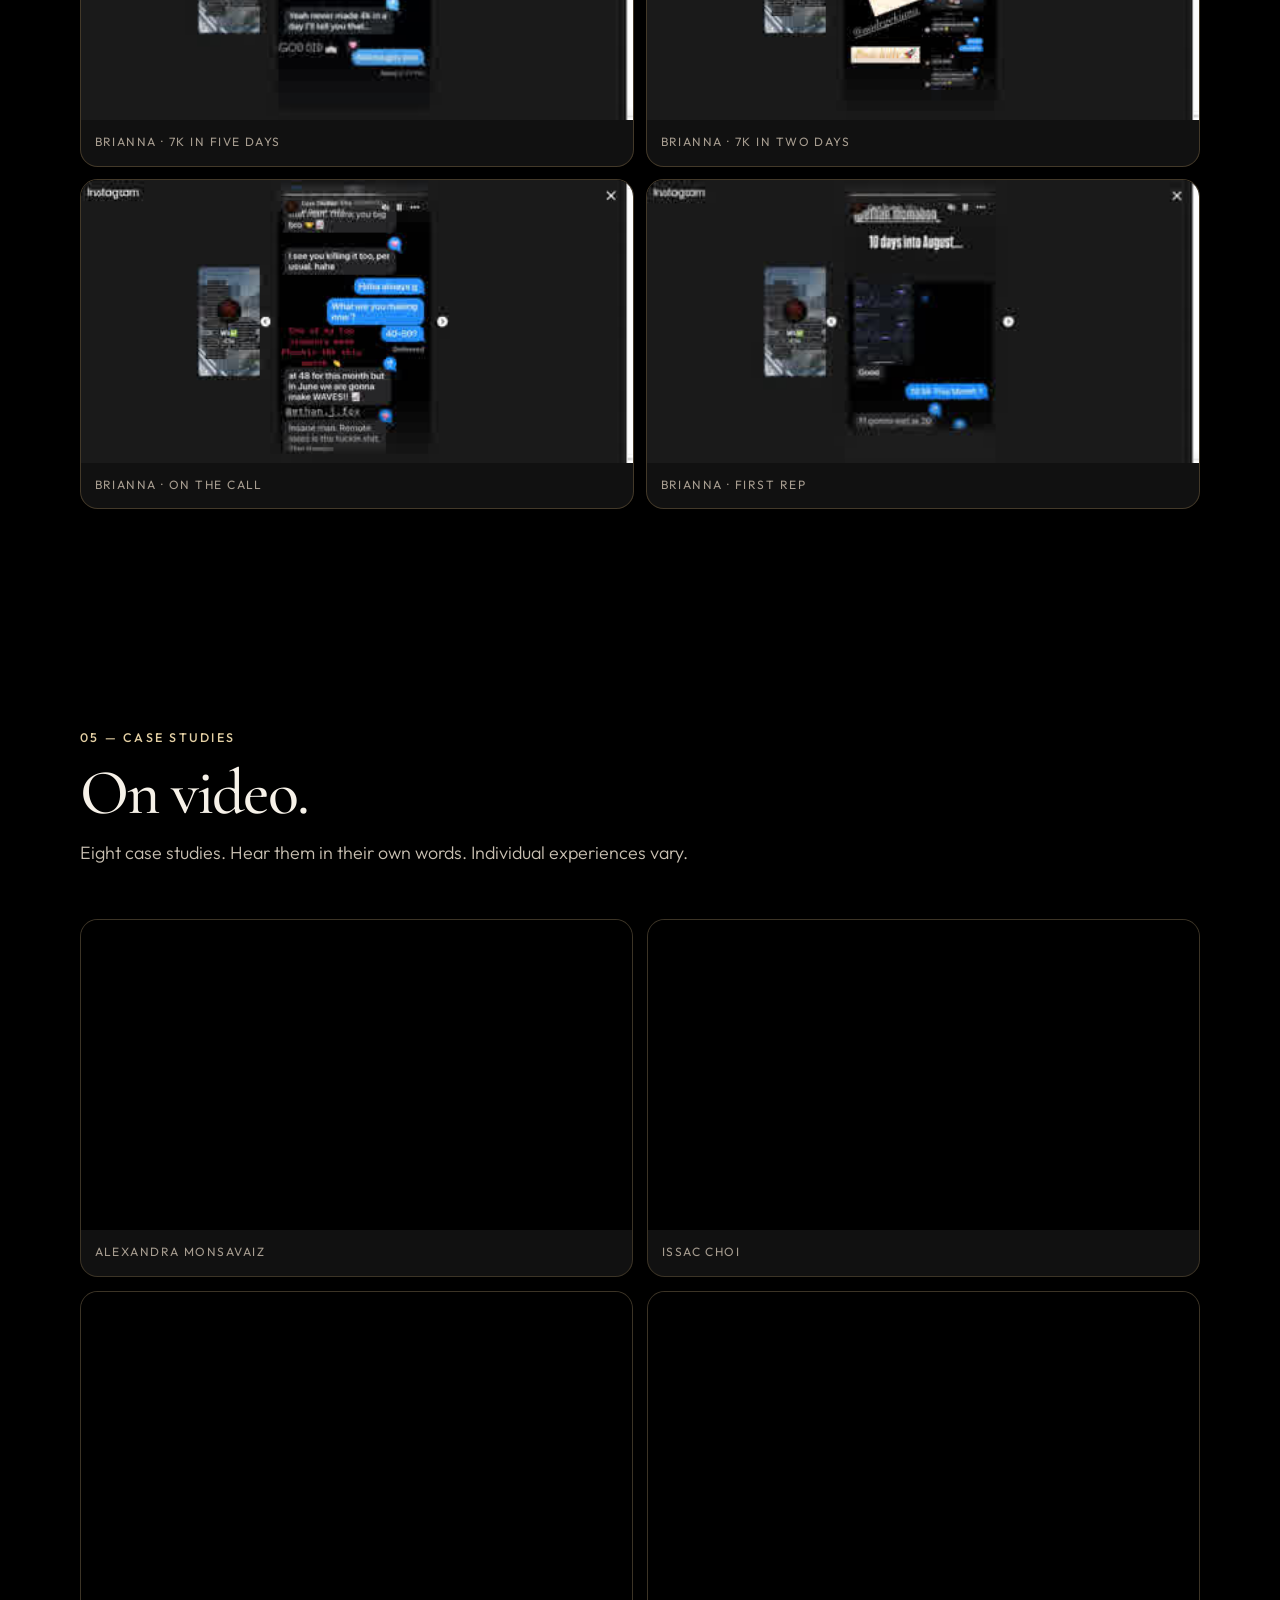
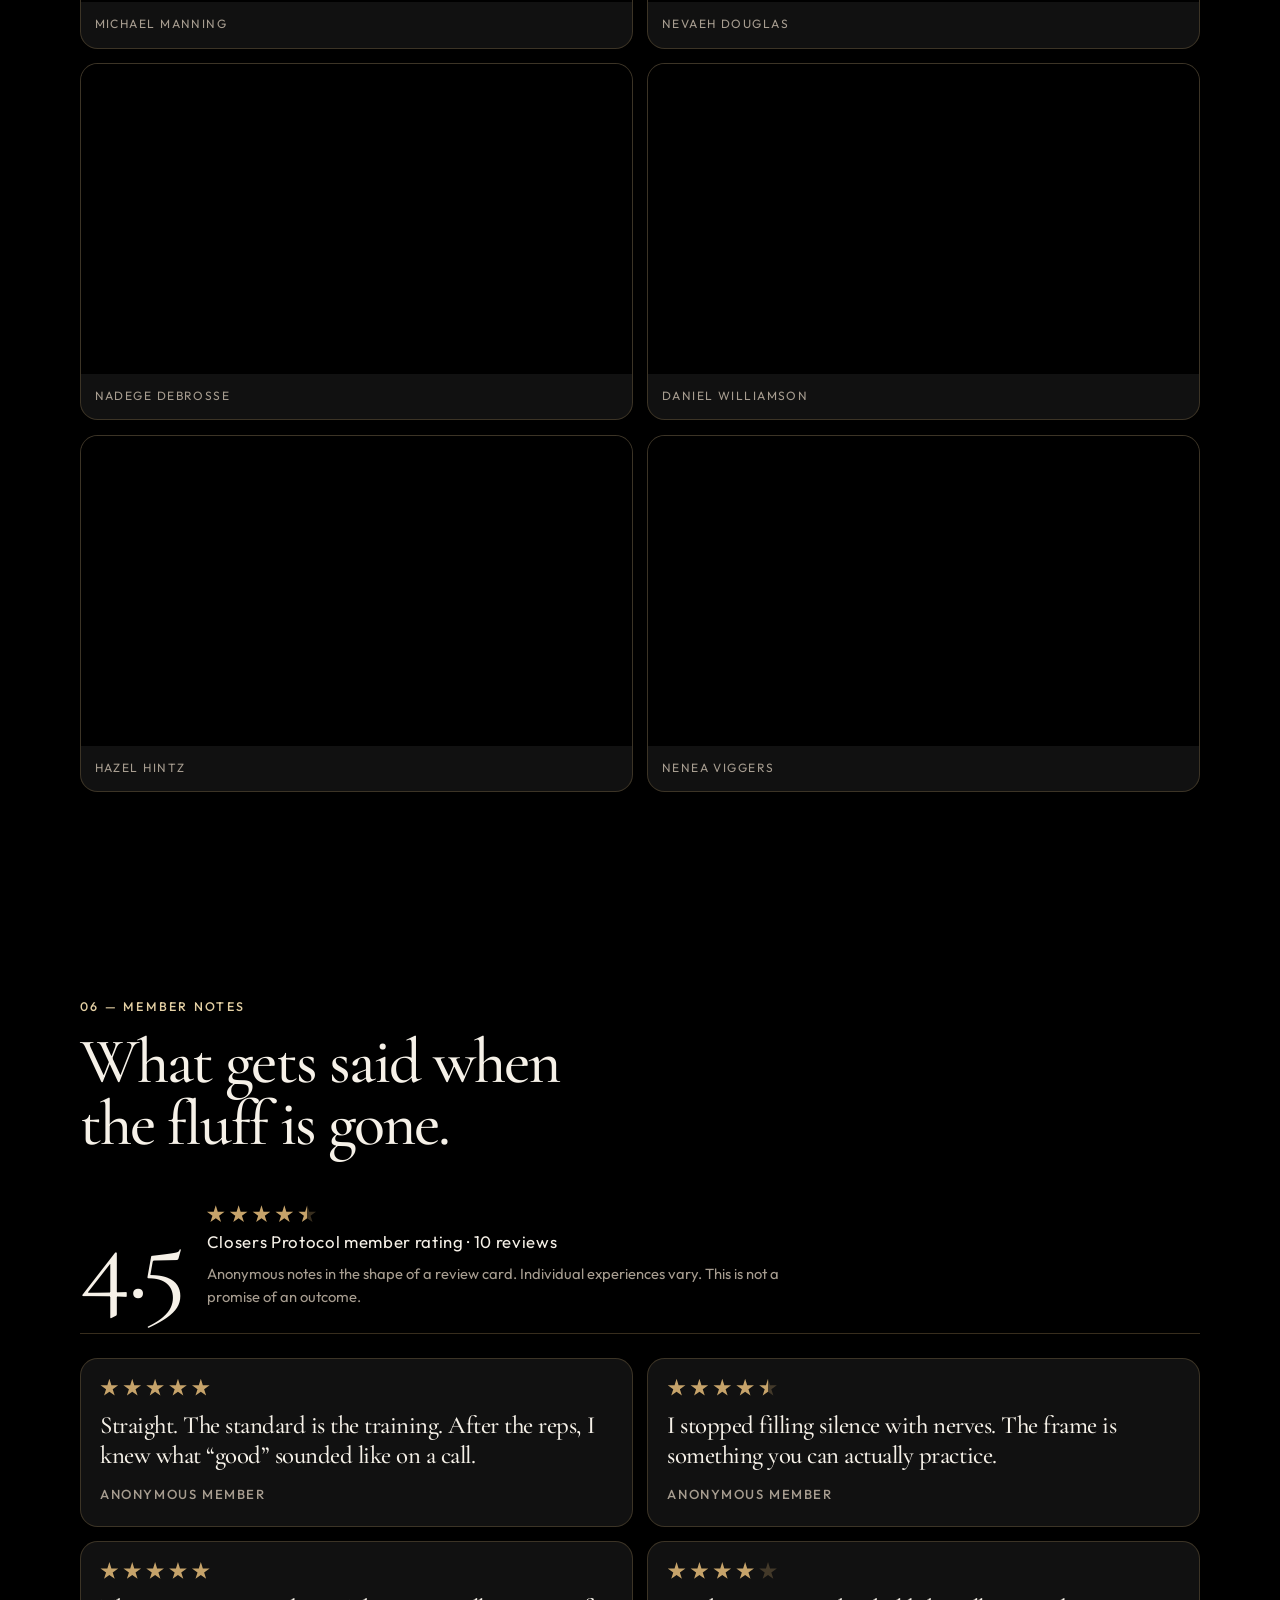
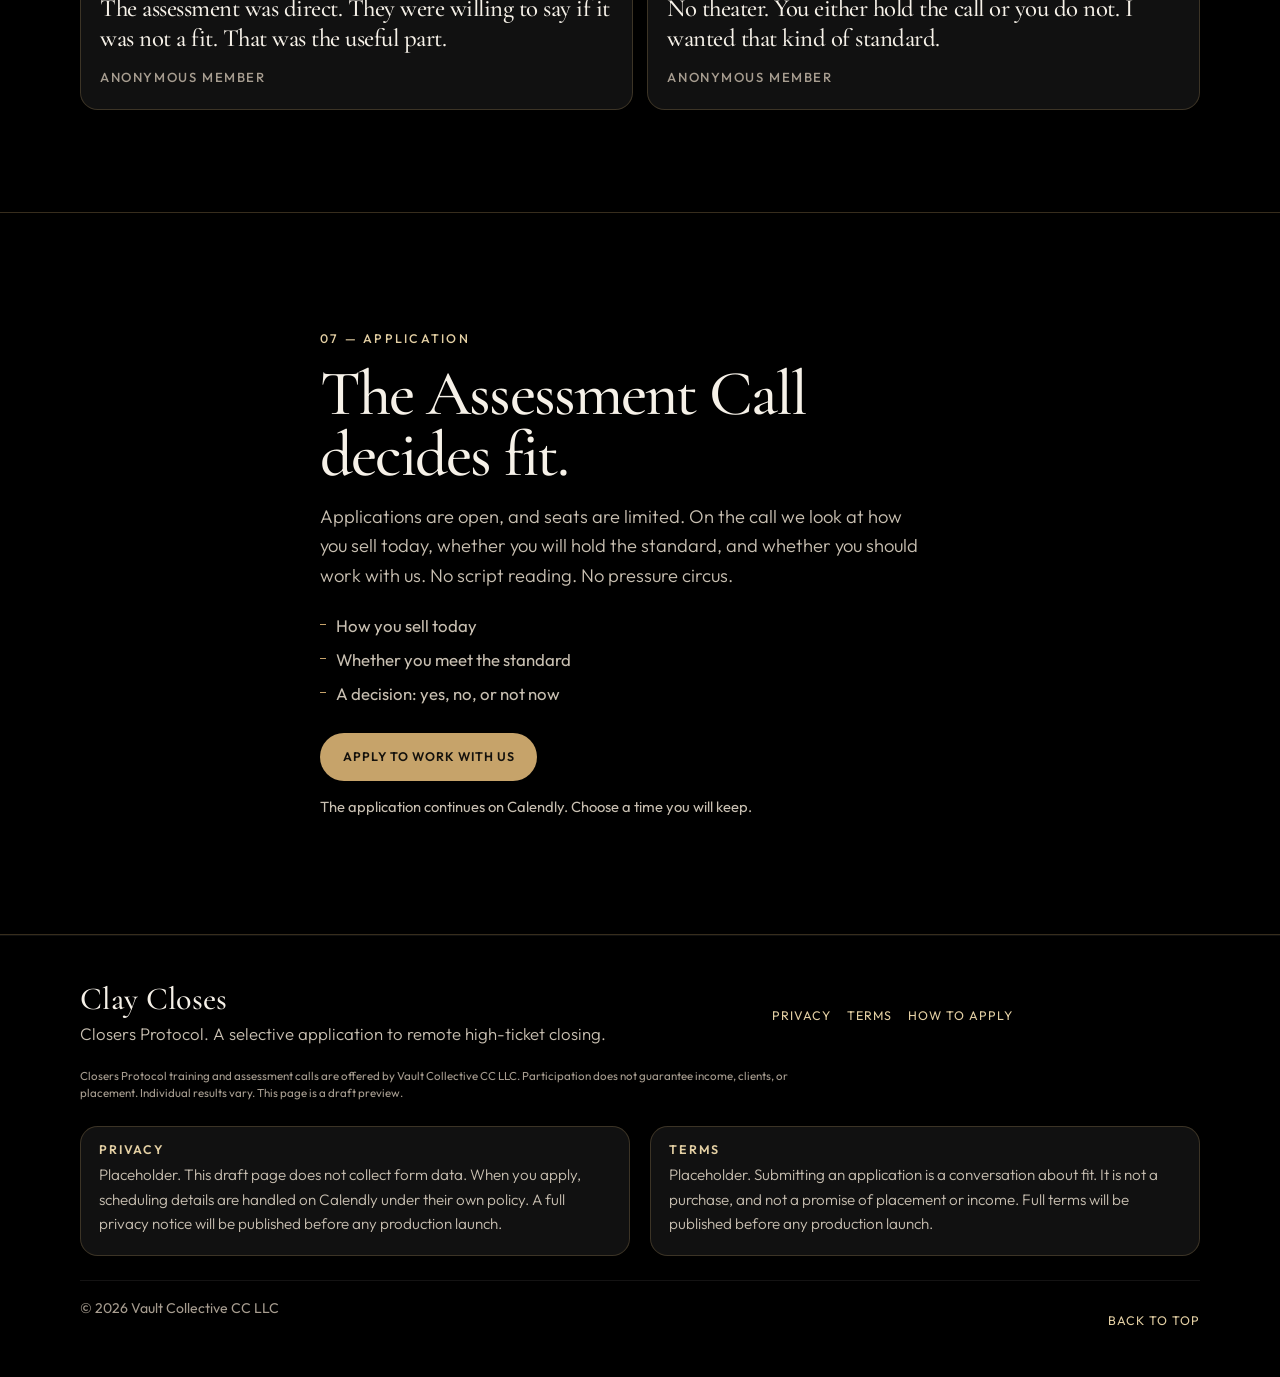
<file: v2/index.html>
<!DOCTYPE html>
<html lang="en" class="js">
  <head>
    <meta charset="utf-8" />
    <meta name="viewport" content="width=device-width, initial-scale=1, viewport-fit=cover" />
    <meta name="robots" content="noindex, nofollow" />
    <meta name="description" content="Clay Closes. Apply to work with Closers Protocol. Selective, standards-first. Review fit, submit the Assessment Call, and receive a decision. Applications are open. Seats are limited." />
    <meta name="theme-color" content="#000" />
    <title>Clay Closes — Apply to Work With Us</title>
    <link rel="preconnect" href="https://fonts.googleapis.com" />
    <link rel="preconnect" href="https://fonts.gstatic.com" crossorigin />
    <link href="https://fonts.googleapis.com/css2?family=Cormorant+Garamond:ital,wght@0,500;0,600;1,500;1,600&family=Outfit:wght@300;400;500;600&display=swap" rel="stylesheet" />
    <link rel="icon" href="/favicon.svg" type="image/svg+xml" />
    <link rel="preload" as="image" href="/assets/clay-hero.jpg" />
    <link rel="stylesheet" href="/css/1.css" />
    <link rel="stylesheet" href="/css/2.css" />
    <link rel="stylesheet" href="/css/3.css" />
    <link rel="stylesheet" href="/css/4.css" />
    <link rel="stylesheet" href="/css/5.css" />
    <link rel="stylesheet" href="/css/6.css" />
    <noscript><style>.reveal{opacity:1!important;transform:none!important}</style></noscript>
  </head>
  <body class="has-float-cta" data-cta="Apply to Work With Us">
    <div id="root"></div>
    <noscript>
      <p class="wrap" style="padding:2rem 0;color:#f6f1e8">This draft needs JavaScript to assemble the page. You can still apply: <a href="https://calendly.com/d/dv83-gss-33k/assessment-call">Apply to Work With Us</a>.</p>
    </noscript>
    <script src="/boot.js"></script>
  </body>
</html>
</file>
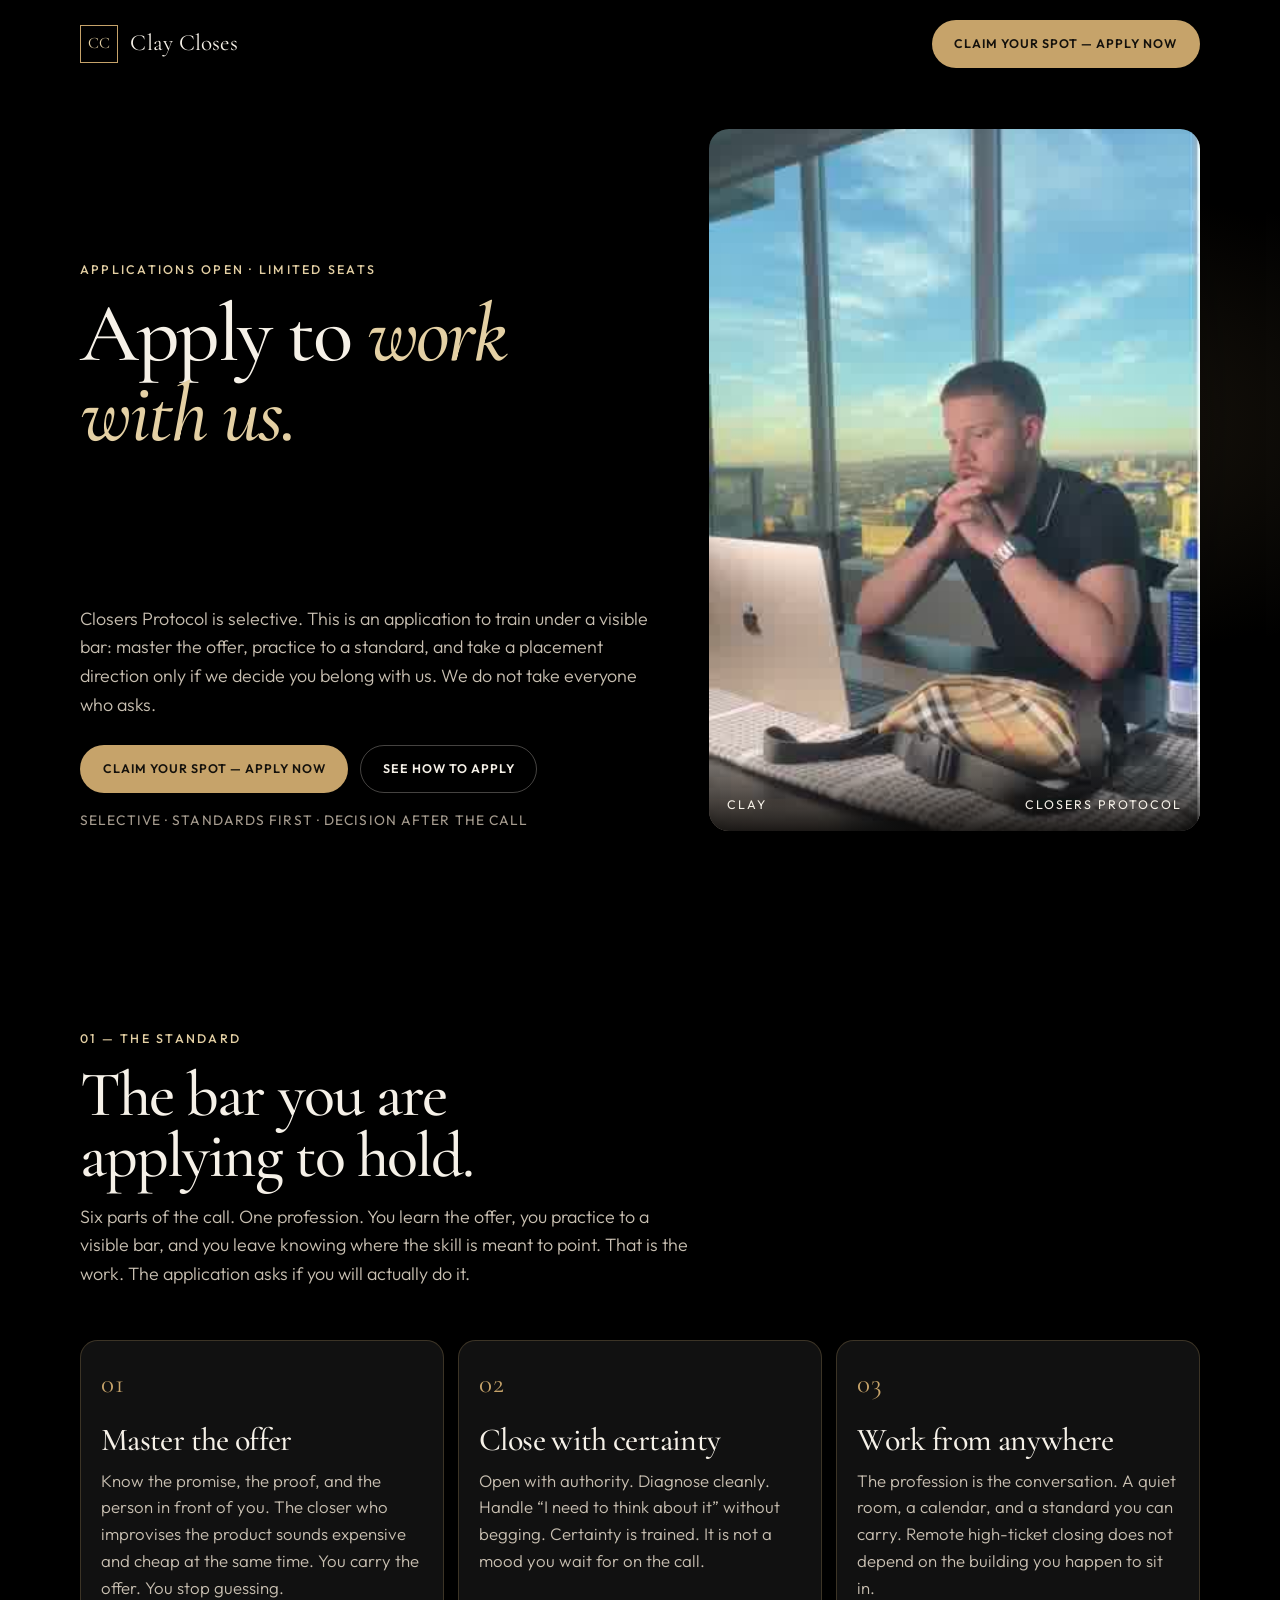
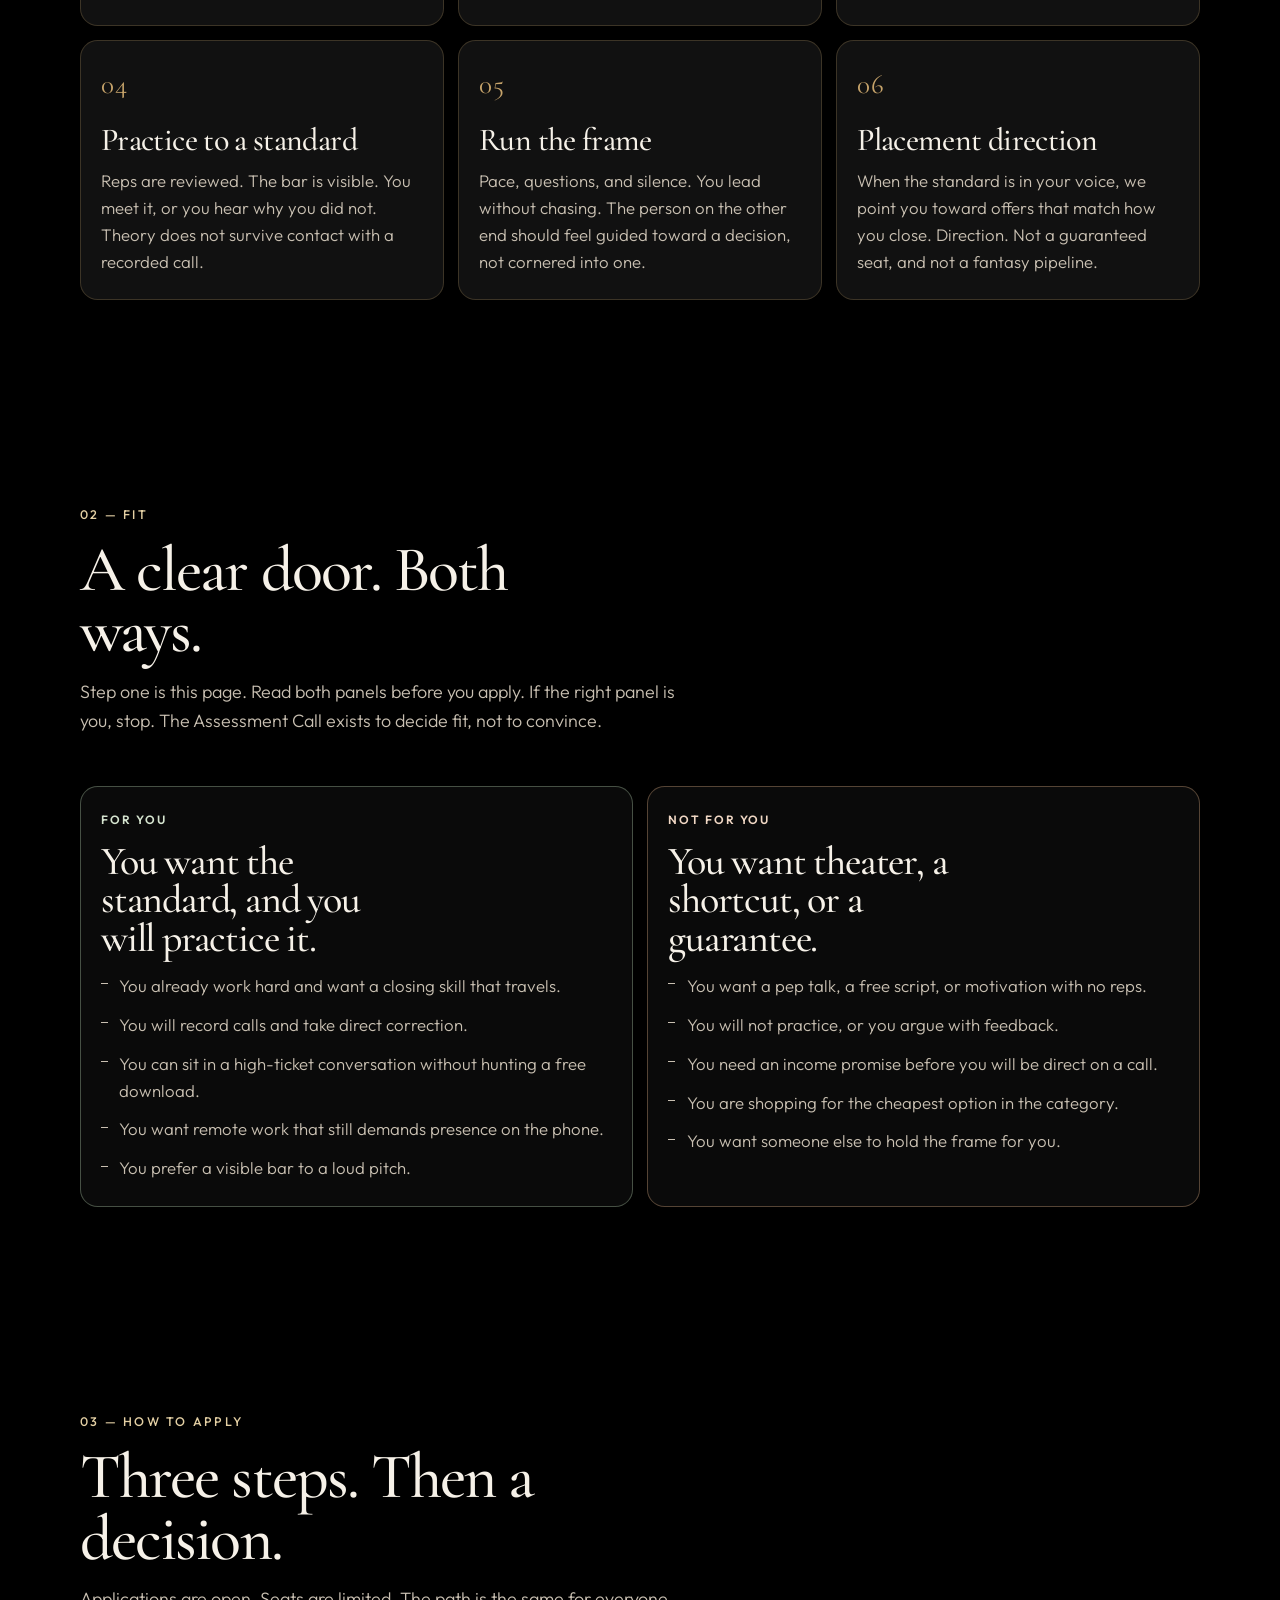
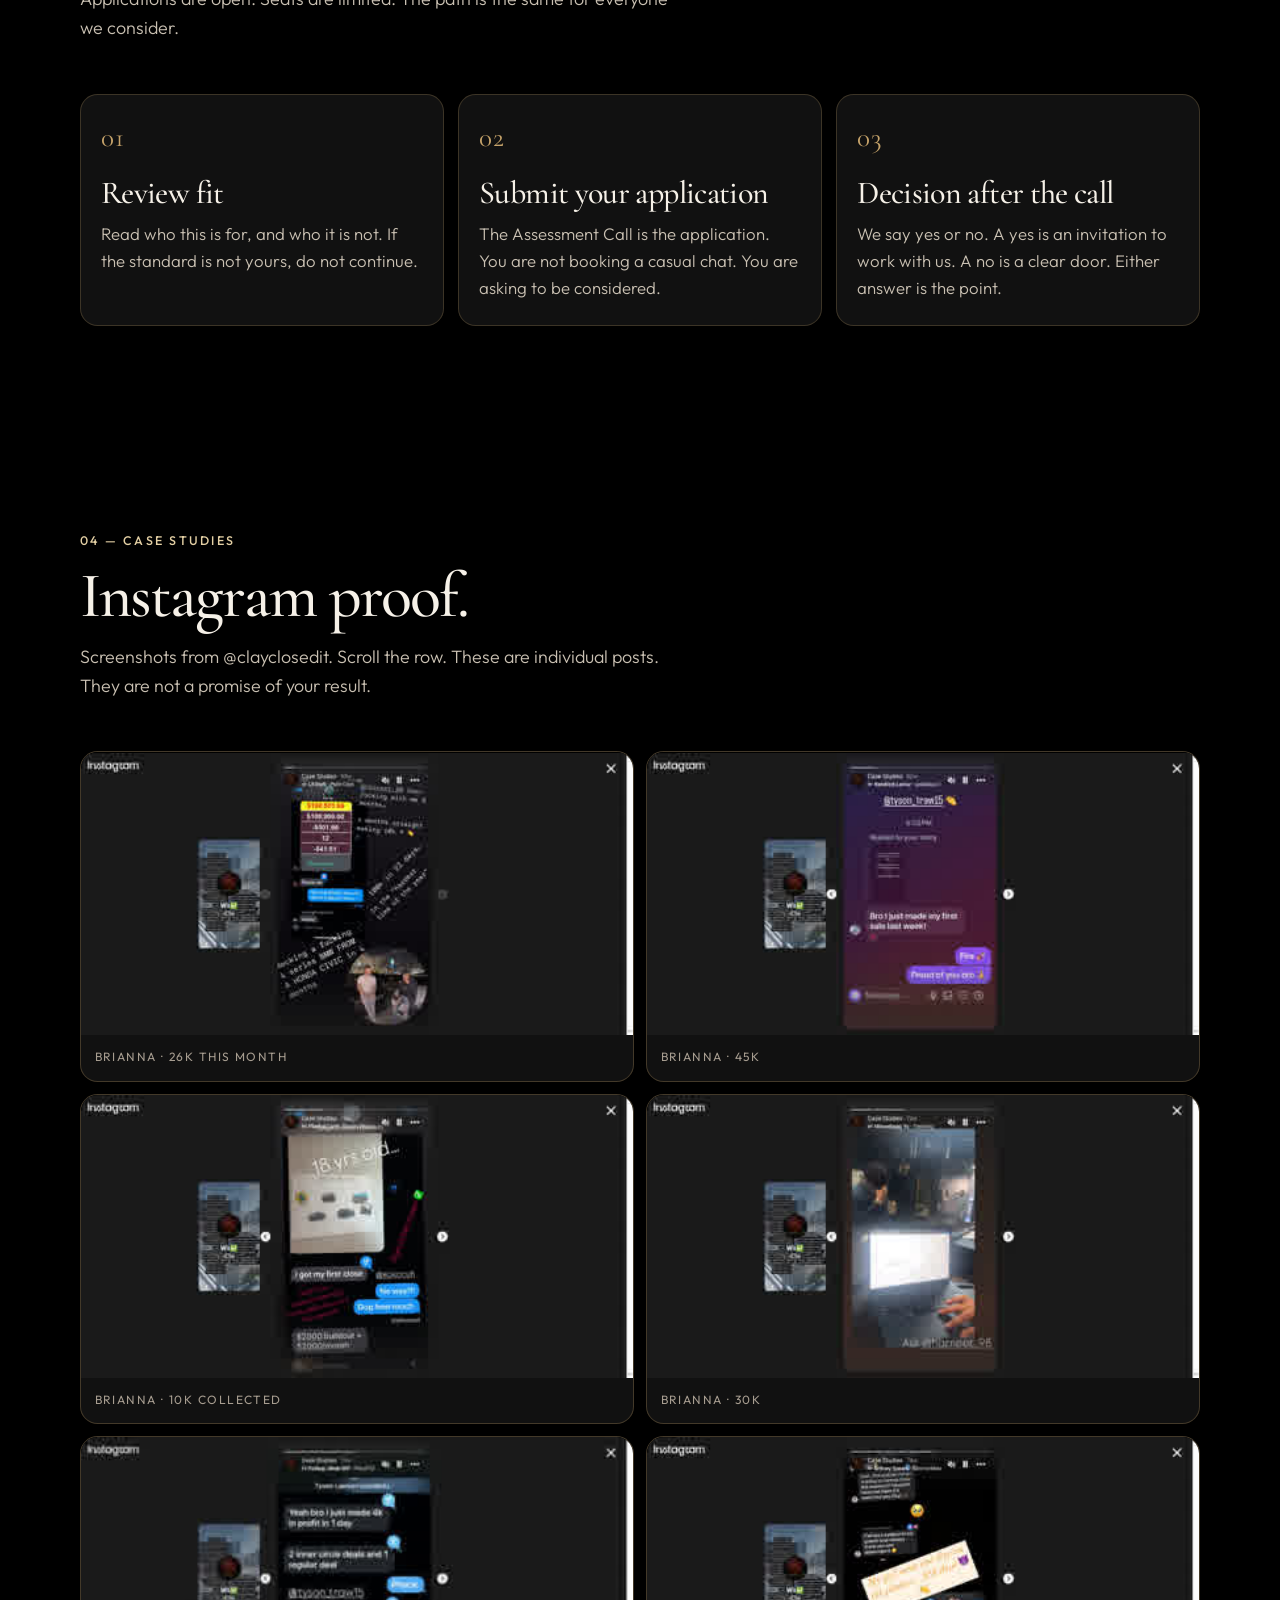
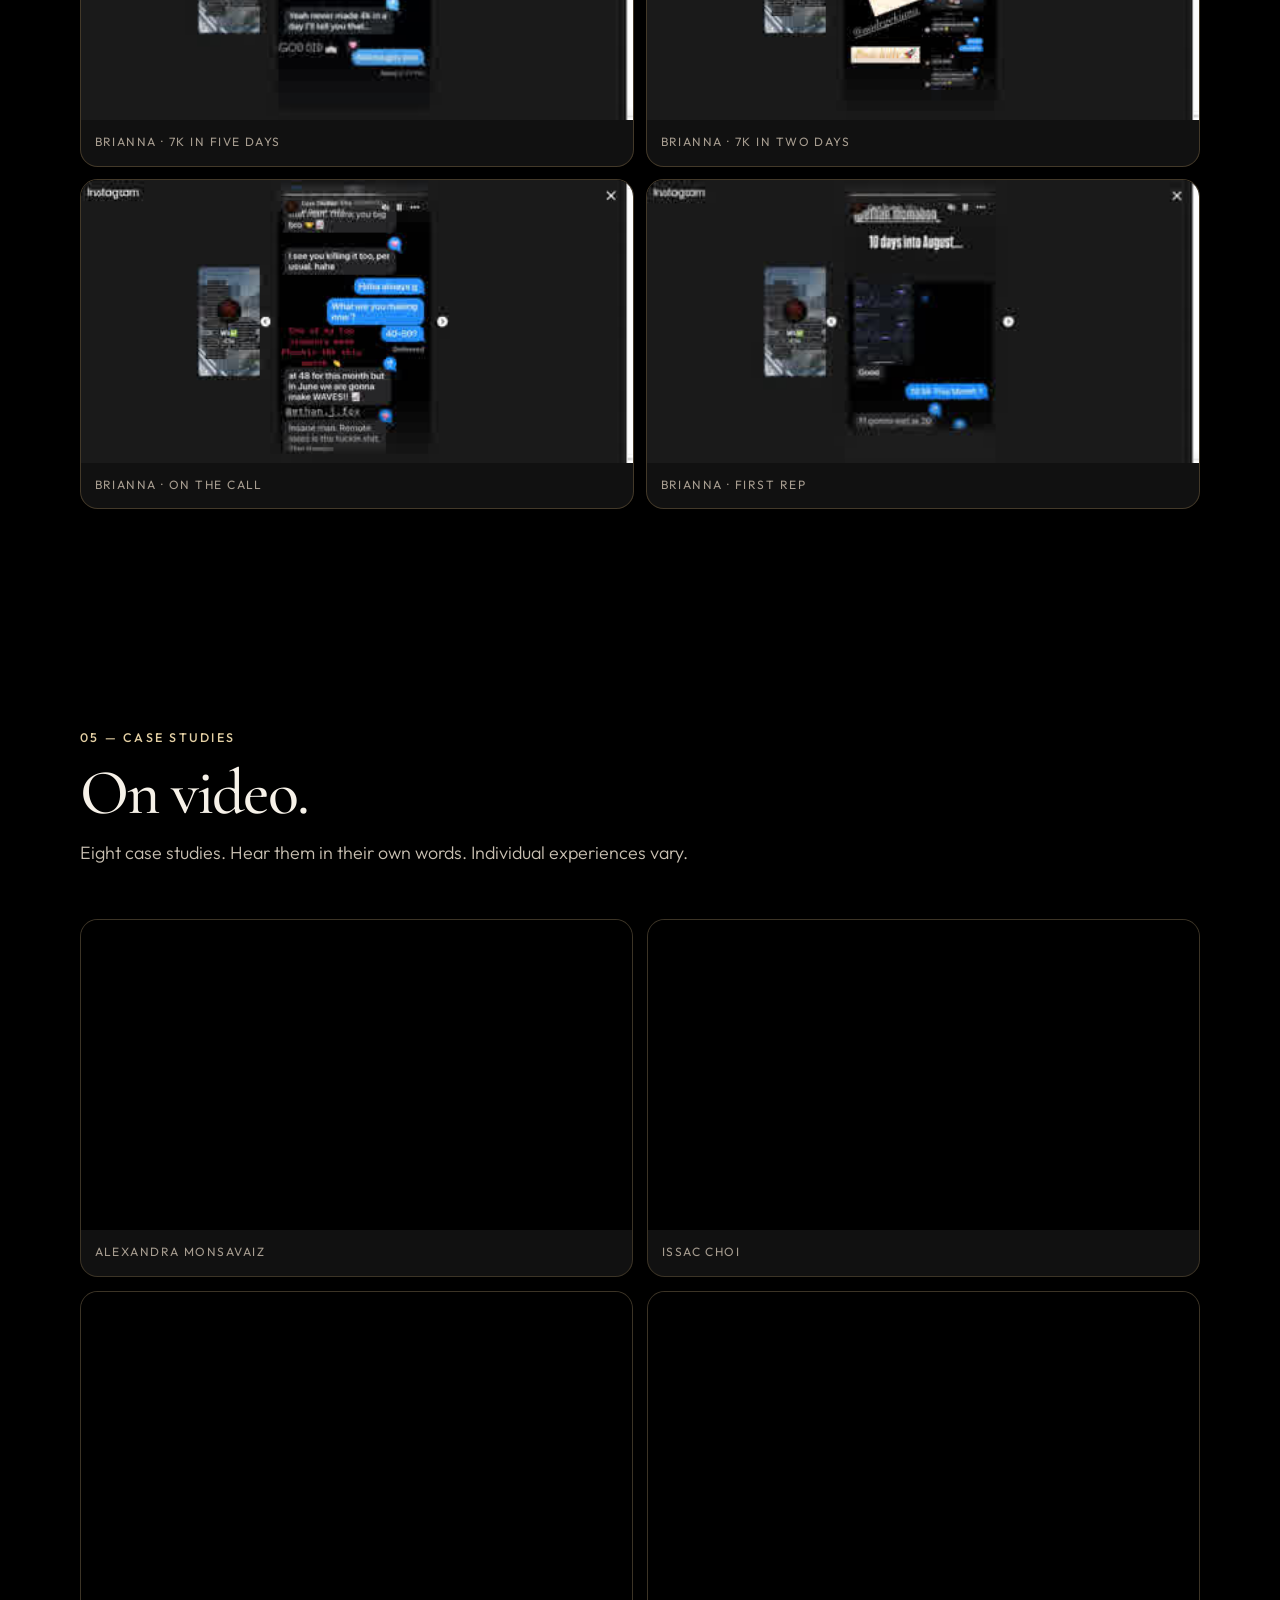
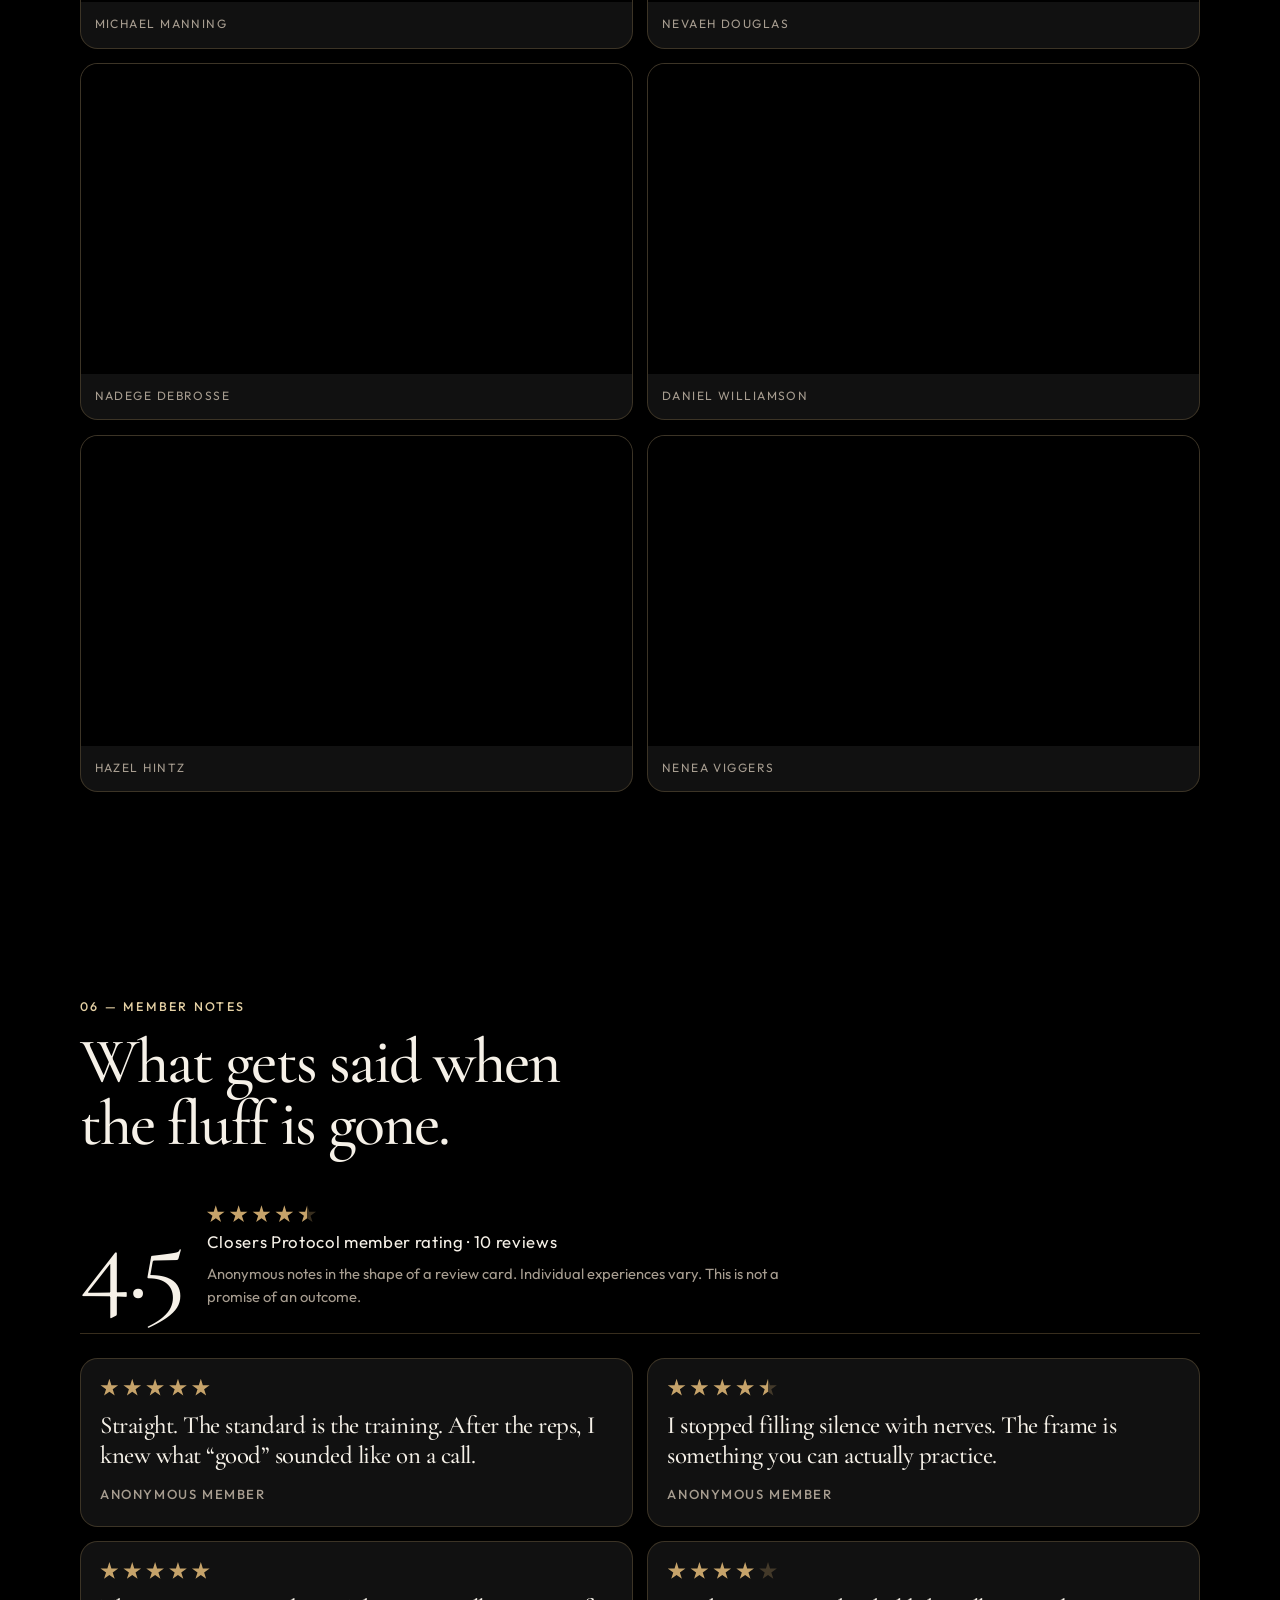
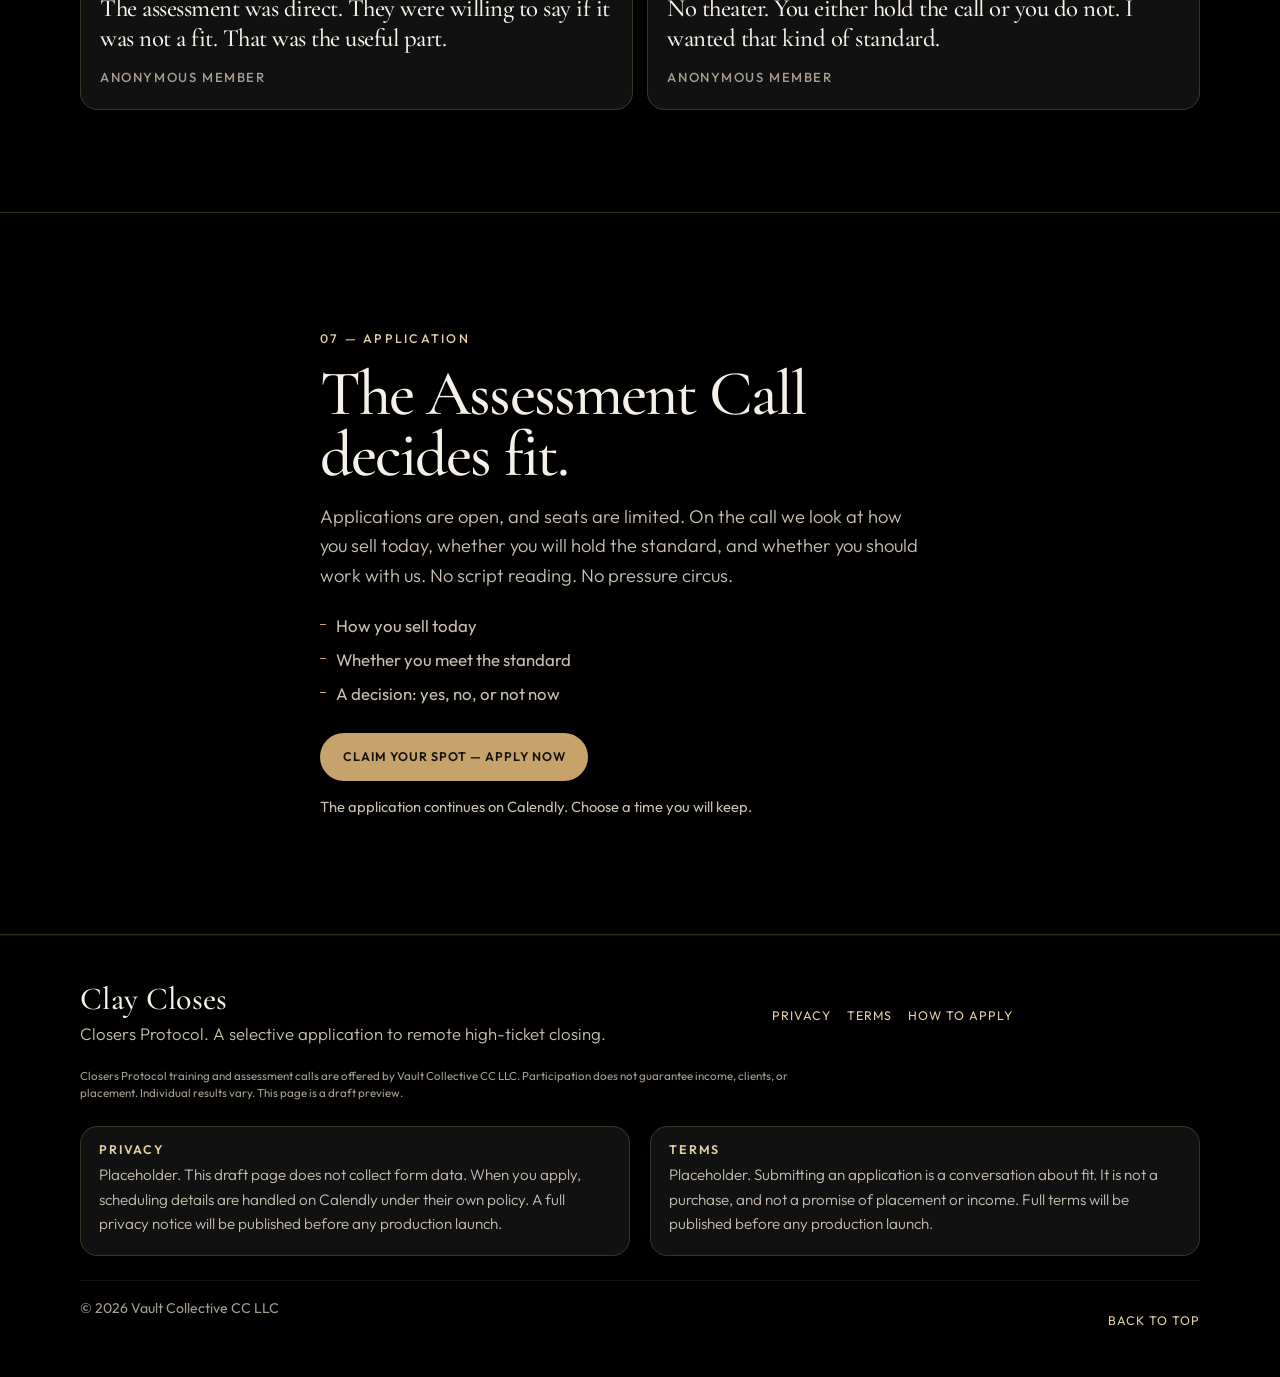
<file: v3/index.html>
<!DOCTYPE html>
<html lang="en" class="js">
  <head>
    <meta charset="utf-8" />
    <meta name="viewport" content="width=device-width, initial-scale=1, viewport-fit=cover" />
    <meta name="robots" content="noindex, nofollow" />
    <meta name="description" content="Clay Closes. Apply to work with Closers Protocol. Selective, standards-first. Review fit, submit the Assessment Call, and receive a decision. Applications are open. Seats are limited." />
    <meta name="theme-color" content="#000" />
    <title>Clay Closes — Claim Your Spot — Apply Now</title>
    <link rel="preconnect" href="https://fonts.googleapis.com" />
    <link rel="preconnect" href="https://fonts.gstatic.com" crossorigin />
    <link href="https://fonts.googleapis.com/css2?family=Cormorant+Garamond:ital,wght@0,500;0,600;1,500;1,600&family=Outfit:wght@300;400;500;600&display=swap" rel="stylesheet" />
    <link rel="icon" href="/favicon.svg" type="image/svg+xml" />
    <link rel="preload" as="image" href="/assets/clay-hero.jpg" />
    <link rel="stylesheet" href="/css/1.css" />
    <link rel="stylesheet" href="/css/2.css" />
    <link rel="stylesheet" href="/css/3.css" />
    <link rel="stylesheet" href="/css/4.css" />
    <link rel="stylesheet" href="/css/5.css" />
    <link rel="stylesheet" href="/css/6.css" />
    <noscript><style>.reveal{opacity:1!important;transform:none!important}</style></noscript>
  </head>
  <body class="has-float-cta" data-cta="Claim Your Spot — Apply Now">
    <div id="root"></div>
    <noscript>
      <p class="wrap" style="padding:2rem 0;color:#f6f1e8">This draft needs JavaScript to assemble the page. You can still apply: <a href="https://calendly.com/d/dv83-gss-33k/assessment-call">Claim Your Spot — Apply Now</a>.</p>
    </noscript>
    <script src="/boot.js"></script>
  </body>
</html>
</file>
<file: css/1.css>
:root {
  --bg: #000;
  --bg-raise: #000;
  --bg-card: #111;
  --ivory: #f6f1e8;
  --ivory-dim: #c9c0b2;
  --muted: #a79d90;
  --gold: #c6a36a;
  --gold-bright: #e4d0a4;
  --ink: #14110c;
  --line: rgba(198, 163, 106, 0.28);
  --yes: #050505;
  --yes-edge: #8ea58a;
  --no: #050505;
  --no-edge: #b08968;
  --shadow: 0 24px 60px rgba(0, 0, 0, 0.35);
  --serif: "Cormorant Garamond", "Times New Roman", serif;
  --sans: "Outfit", "Avenir Next", "Segoe UI", sans-serif;
  --header: 5.5rem;
  --ease: cubic-bezier(0.16, 1, 0.3, 1);
}

*,
*::before,
*::after {
  box-sizing: border-box;
}

html {
  scroll-behavior: smooth;
  scroll-padding-top: 8.75rem;
  overflow-x: clip;
}

body {
  margin: 0;
  overflow-x: clip;
  background: var(--bg);
  color: var(--ivory);
  font-family: var(--sans);
  font-weight: 400;
  font-size: 1.05rem;
  line-height: 1.6;
  text-rendering: optimizeLegibility;
}

img {
  max-width: 100%;
  display: block;
}

h1,
h2,
h3,
p {
  margin: 0;
}

a {
  color: inherit;
}

::selection {
  background: var(--gold);
  color: var(--ink);
}

.skip {
  position: absolute;
  left: 1rem;
  top: 0.5rem;
  transform: translateY(-140%);
  background: var(--ivory);
  color: var(--ink);
  padding: 0.75rem 1rem;
  z-index: 20;
  border-radius: 999px;
}

.skip:focus {
  transform: none;
}

.wrap {
  width: min(1120px, calc(100% - 2.5rem));
  margin-inline: auto;
}

.eyebrow {
  margin: 0 0 0.9rem;
  color: var(--gold-bright);
  font-size: 0.78rem;
  font-weight: 500;
  letter-spacing: 0.18em;
  text-transform: uppercase;
}

.eyebrow-dark {
  color: #6d542c;
}

h1,
h2,
.panel h3,
.footer-brand {
  font-family: var(--serif);
  font-weight: 500;
  letter-spacing: -0.03em;
  line-height: 0.96;
}

h1 {
  font-size: clamp(2.55rem, 6.6vw, 5.2rem);
  max-width: none;
}

h1 em {
  font-style: italic;
  font-weight: 500;
  color: var(--gold-bright);
}

h2 {
  font-size: clamp(2.3rem, 5vw, 4.2rem);
  max-width: 16ch;
}

.lede,
.section-lede,
.cta-lede {
  color: var(--ivory-dim);
  font-weight: 300;
  font-size: 1.12rem;
  max-width: 38rem;
}

.section-head {
  margin-bottom: clamp(2rem, 4vw, 3.25rem);
  max-width: 40rem;
}

.section-lede {
  margin-top: 1rem;
}

.btn {
  display: inline-flex;
  align-items: center;
  justify-content: center;
  min-height: 48px;
  padding: 0.85rem 1.35rem;
  border-radius: 999px;
  border: 1px solid transparent;
  text-decoration: none;
  font-size: 0.78rem;
  font-weight: 600;
  letter-spacing: 0.08em;
  text-transform: uppercase;
  line-height: 1.25;
  text-align: center;
  text-wrap: balance;
  transition: background 0.35s var(--ease), color 0.35s var(--ease),
    border-color 0.35s var(--ease), transform 0.35s var(--ease);
}

.btn:hover {
  transform: translateY(-1px);
}

.btn:focus-visible,
.brand:focus-visible,
.footer-nav a:focus-visible,
.text-link:focus-visible,
.legal:focus-visible {
  outline: 2px solid var(--gold-bright);
  outline-offset: 3px;
}

.btn-gold {
  background: var(--gold);
  color: var(--ink);
}

.btn-gold:hover {
  background: var(--gold-bright);
}

.btn-ghost {
  background: transparent;
  color: var(--ivory);
  border-color: rgba(246, 241, 232, 0.28);
}
</file>
<file: css/2.css>
.btn-ghost:hover {
  border-color: var(--gold);
  color: var(--gold-bright);
}

.btn-ink {
  background: var(--ink);
  color: var(--ivory);
}

.btn-ink:hover {
  background: #000;
}

.topbar {
  position: sticky;
  top: 0;
  z-index: 10;
  background: rgba(0, 0, 0, 0.9);
  backdrop-filter: blur(18px);
  border-bottom: 1px solid transparent;
}

.topbar.is-scrolled {
  border-bottom-color: var(--line);
}

.progress {
  position: absolute;
  left: 0;
  right: 0;
  bottom: 0;
  height: 2px;
  background: linear-gradient(90deg, transparent, var(--gold), var(--ivory));
  transform: scaleX(0);
  transform-origin: left center;
}

.topbar-inner {
  display: flex;
  flex-direction: row;
  align-items: center;
  justify-content: space-between;
  gap: 0.75rem;
  min-height: 4.25rem;
  padding: 0;
}

.brand {
  display: inline-flex;
  align-items: center;
  gap: 0.75rem;
  text-decoration: none;
  min-height: 44px;
}

.mark {
  display: grid;
  place-items: center;
  width: 2.4rem;
  height: 2.4rem;
  border: 1px solid var(--gold);
  color: var(--gold-bright);
  font-family: var(--serif);
  font-size: 1rem;
  letter-spacing: 0.04em;
}

.brand-name {
  font-family: var(--serif);
  font-size: 1.45rem;
  letter-spacing: 0.01em;
}

.hero {
  position: relative;
  padding: 1.5rem 0 4.5rem;
  background:
    radial-gradient(55% 48% at 82% 40%, rgba(198, 163, 106, 0.14), transparent 62%),
    #000;
}

.hero-grid {
  display: grid;
  gap: 1.25rem;
}

.hero-intro h1 {
  margin-bottom: 0;
}

.hero-figure {
  margin: 0;
  position: relative;
  border-radius: 1.25rem;
  overflow: hidden;
  background: #090807;
  box-shadow: var(--shadow);
}

.hero-figure img {
  width: 100%;
  height: min(36vh, 16.5rem);
  object-fit: cover;
  object-position: center 16%;
}

.hero-actions {
  display: flex;
  flex-direction: column;
  align-items: stretch;
  gap: 0.75rem;
  margin-top: 1.6rem;
}

.hero-note {
  margin-top: 1rem;
  color: var(--muted);
  font-size: 0.86rem;
  letter-spacing: 0.08em;
  text-transform: uppercase;
}

.hero-figure figcaption {
  position: absolute;
  left: 0;
  right: 0;
  bottom: 0;
  display: flex;
  justify-content: space-between;
  gap: 1rem;
  padding: 2.5rem 1.1rem 1rem;
  background: linear-gradient(transparent, rgba(8, 7, 6, 0.88));
  color: var(--ivory);
  font-size: 0.78rem;
  letter-spacing: 0.16em;
  text-transform: uppercase;
}

.protocol,
.proof,
.apply,
.fit,
.cases,
.videos {
  background: #000;
  padding: clamp(4.25rem, 8vw, 7rem) 0;
}

.card-grid {
  list-style: none;
  margin: 0;
  padding: 0;
  display: grid;
  gap: 0.9rem;
}

.card,
.quote,
.panel,
.legal {
  background: #111;
  border: 1px solid rgba(198, 163, 106, 0.24);
  border-radius: 1.1rem;
}

.card {
  padding: 1.35rem 1.25rem 1.45rem;
  min-height: 100%;
}

.card-index {
  display: block;
  margin-bottom: 1.1rem;
  color: var(--gold);
  font-family: var(--serif);
  font-size: 1.7rem;
  letter-spacing: 0.04em;
}

.card h3,
.quote figcaption {
  font-size: 1.35rem;
  font-weight: 500;
  letter-spacing: -0.02em;
}

.card h3 {
  font-family: var(--serif);
  font-size: 2rem;
  line-height: 1;
  margin-bottom: 0.75rem;
}
</file>
<file: css/3.css>
.card p,
.panel li,
.legal p,
.footer-blurb,
.quote blockquote {
  color: var(--ivory-dim);
  font-weight: 300;
}

.disclaimer {
  max-width: 46rem;
  color: var(--muted);
  font-size: 0.72rem;
  font-weight: 400;
  line-height: 1.45;
}

.fit {
  padding: clamp(4.25rem, 8vw, 7rem) 0;
  background: #000;
}

.fit-grid {
  display: grid;
  gap: 0.9rem;
}

.panel {
  padding: 1.4rem 1.25rem 1.5rem;
}

.panel-yes {
  background: #0a0a0a;
  border-color: rgba(142, 165, 138, 0.45);
}

.panel-no {
  background: #0a0a0a;
  border-color: rgba(176, 137, 104, 0.45);
}

.panel-kicker {
  margin-bottom: 0.8rem;
  font-size: 0.75rem;
  font-weight: 600;
  letter-spacing: 0.16em;
  text-transform: uppercase;
}

.panel-yes .panel-kicker {
  color: #d5e4cf;
}

.panel-no .panel-kicker {
  color: #f0d7c4;
}

.panel h3 {
  font-size: clamp(1.85rem, 4vw, 2.5rem);
  margin-bottom: 1rem;
  max-width: 16ch;
}

.panel ul {
  margin: 0;
  padding: 0;
  list-style: none;
  display: grid;
  gap: 0.75rem;
}

.panel li {
  position: relative;
  padding-left: 1.15rem;
}

.panel li::before {
  content: "";
  position: absolute;
  left: 0;
  top: 0.62em;
  width: 0.42rem;
  height: 1px;
  background: currentColor;
}

.apply {
  padding: clamp(4.25rem, 8vw, 7rem) 0;
  background: #000;
}

.apply-grid {
  list-style: none;
  margin: 0;
  padding: 0;
  display: grid;
  gap: 0.9rem;
}

.proof {
  background: #000;
  padding: clamp(4.25rem, 8vw, 7rem) 0;
}

.rating {
  display: grid;
  gap: 0.4rem;
  margin-bottom: 1.5rem;
  padding-bottom: 1.5rem;
  border-bottom: 1px solid var(--line);
}

.rating-score {
  font-family: var(--serif);
  font-size: clamp(4.5rem, 12vw, 7rem);
  line-height: 0.85;
  letter-spacing: -0.04em;
}

.rating-meta {
  margin-top: 0.35rem;
  letter-spacing: 0.04em;
}

.rating-fine {
  margin-top: 0.35rem;
  color: var(--muted);
  font-size: 0.92rem;
  max-width: 36rem;
}

.stars {
  display: flex;
  gap: 0.28rem;
}

.star {
  width: 1.15rem;
  height: 1.15rem;
  background: linear-gradient(90deg, var(--gold) 50%, rgba(198, 163, 106, 0.28) 50%);
  clip-path: polygon(
    50% 0%,
    61% 35%,
    98% 35%,
    68% 57%,
    79% 91%,
    50% 70%,
    21% 91%,
    32% 57%,
    2% 35%,
    39% 35%
  );
}

.star-full {
  background: var(--gold);
}

.star-empty {
  background: rgba(198, 163, 106, 0.28);
}

.quote-grid {
  display: grid;
  gap: 0.9rem;
}

.quote {
  margin: 0;
  padding: 1.25rem 1.2rem 1.3rem;
  display: flex;
  flex-direction: column;
  gap: 0.85rem;
}

.quote blockquote {
  margin: 0;
  font-family: var(--serif);
  font-size: 1.55rem;
  font-weight: 500;
  line-height: 1.2;
  letter-spacing: -0.02em;
  color: var(--ivory);
}

.quote figcaption {
  color: var(--muted);
  font-size: 0.82rem;
  letter-spacing: 0.12em;
  text-transform: uppercase;
}

.cta-band {
  padding: clamp(4.5rem, 9vw, 7.5rem) 0;
  background: #000;
  color: var(--ivory);
  border-top: 1px solid var(--line);
  border-bottom: 1px solid var(--line);
}

.cta-inner {
  max-width: 40rem;
}

.cta-lede,
.cta-fine,
.cta-points {
  color: var(--ivory-dim);
}

.cta-lede {
  margin-top: 1rem;
  font-size: 1.15rem;
}
</file>
<file: css/4.css>
.cta-points {
  display: grid;
  gap: 0.45rem;
  margin: 1.4rem 0 1.6rem;
  padding: 0;
  list-style: none;
}

.cta-points li {
  padding-left: 1rem;
  position: relative;
}

.cta-points li::before {
  content: "";
  width: 0.4rem;
  height: 1px;
  background: var(--gold);
  position: absolute;
  left: 0;
  top: 0.7em;
}

.cta-fine {
  margin-top: 0.9rem;
  font-size: 0.92rem;
}

.footer {
  background: #000;
  padding: 3rem 0 2rem;
  border-top: 1px solid rgba(246, 241, 232, 0.06);
}

.footer-grid,
.legal-grid {
  display: grid;
  gap: 1.25rem;
}

.footer-brand {
  font-size: 2rem;
  margin-bottom: 0.4rem;
}

.footer-nav {
  display: flex;
  flex-wrap: wrap;
  gap: 0.35rem 1rem;
}

.footer-nav a,
.text-link {
  display: inline-flex;
  align-items: center;
  min-height: 44px;
  color: var(--gold-bright);
  text-decoration: none;
  letter-spacing: 0.08em;
  text-transform: uppercase;
  font-size: 0.78rem;
}

.cases,
.videos {
  background: #000;
  padding: clamp(4.25rem, 8vw, 7rem) 0;
}

.ig-grid {
  display: grid;
  grid-auto-flow: column;
  grid-auto-columns: min(88vw, 34rem);
  gap: 0.75rem;
  margin: 0;
  padding: 0 0 0.85rem;
  list-style: none;
  overflow-x: auto;
  overscroll-behavior-x: contain;
  scroll-snap-type: x mandatory;
  scrollbar-color: var(--gold) transparent;
}

.ig-card {
  margin: 0;
  scroll-snap-align: start;
  background: #111;
  border: 1px solid rgba(198, 163, 106, 0.28);
  border-radius: 1.1rem;
  overflow: hidden;
}

.ig-card img {
  width: 100%;
  height: auto;
  aspect-ratio: 1280 / 656;
  object-fit: contain;
  object-position: center;
  background: #000;
}

.ig-card figcaption,
.yt figcaption {
  padding: 0.75rem 0.85rem 0.9rem;
  color: var(--muted);
  font-size: 0.75rem;
  letter-spacing: 0.12em;
  text-transform: uppercase;
}

.scroll-hint {
  margin-top: 0.85rem;
  color: var(--muted);
  font-size: 0.75rem;
  letter-spacing: 0.14em;
  text-transform: uppercase;
}

.yt-grid {
  display: grid;
  gap: 0.9rem;
  margin: 0;
  padding: 0;
  list-style: none;
}

.yt {
  margin: 0;
  background: #111;
  border: 1px solid rgba(198, 163, 106, 0.24);
  border-radius: 1.1rem;
  overflow: hidden;
}

.yt-frame {
  position: relative;
  aspect-ratio: 16 / 9;
  background: #000;
}

.yt-frame iframe {
  position: absolute;
  inset: 0;
  width: 100%;
  height: 100%;
  border: 0;
}

.legal-grid {
  margin-top: 1.5rem;
}

.legal {
  padding: 1.1rem 1.15rem 1.2rem;
}

.legal h2 {
  font-family: var(--sans);
  font-size: 0.78rem;
  letter-spacing: 0.14em;
  text-transform: uppercase;
  font-weight: 600;
  margin-bottom: 0.45rem;
  color: var(--gold-bright);
}

.legal p {
  font-size: 0.95rem;
}

.footer-base {
  display: flex;
  flex-wrap: wrap;
  justify-content: space-between;
  gap: 0.5rem 1rem;
  margin-top: 1.5rem;
  padding-top: 1rem;
  border-top: 1px solid rgba(246, 241, 232, 0.08);
  color: var(--muted);
  font-size: 0.88rem;
}

.reveal {
  opacity: 0;
  transform: translateY(28px);
  animation: rise 0.9s var(--ease) forwards;
  animation-delay: var(--d, 0ms);
  animation-play-state: paused;
}

.reveal.is-in {
  animation-play-state: running;
}

@keyframes rise {
  to {
    opacity: 1;
    transform: none;
  }
}
</file>
<file: css/5.css>
@media (min-width: 720px) {
  html {
    scroll-padding-top: 5.5rem;
  }

  .wrap {
    width: min(1120px, calc(100% - 5rem));
  }

  .topbar-inner {
    flex-direction: row;
    align-items: center;
    justify-content: space-between;
    min-height: var(--header);
    padding: 0;
  }

  .hero-actions {
    flex-direction: row;
    align-items: center;
  }

  .card-grid,
  .quote-grid,
  .fit-grid {
    grid-template-columns: 1fr 1fr;
  }

  .rating {
    grid-template-columns: auto 1fr;
    gap: 1.5rem;
    align-items: end;
  }

  .footer-grid {
    grid-template-columns: 1.1fr 0.7fr;
  }

  .disclaimer {
    grid-column: 1 / -1;
  }
}

@media (min-width: 980px) {
  .hero {
    padding: 2.5rem 0 6rem;
  }

  h1 {
    max-width: 11ch;
  }

  .apply-grid {
    grid-template-columns: repeat(3, 1fr);
  }

  .hero-grid {
    grid-template-columns: minmax(0, 1.05fr) minmax(0, 0.9fr);
    grid-template-areas:
      "intro photo"
      "rest photo";
    gap: 1.25rem 3.5rem;
    align-items: end;
  }

  .hero-intro {
    grid-area: intro;
  }

  .hero-rest {
    grid-area: rest;
  }

  .hero-figure {
    grid-area: photo;
  }

  .hero-figure img {
    height: min(78vh, 44rem);
  }

  .card-grid {
    grid-template-columns: repeat(3, 1fr);
  }

  .legal-grid {
    grid-template-columns: 1fr 1fr;
  }
}

@media (max-width: 768px) {
  .topbar .btn {
    display: none;
  }
}

@media (min-width: 980px) {
  .ig-grid {
    grid-auto-flow: row;
    grid-template-columns: 1fr 1fr;
    grid-auto-columns: auto;
    overflow: visible;
  }

  .yt-grid {
    grid-template-columns: 1fr 1fr;
  }

  .scroll-hint {
    display: none;
  }
}

@media (prefers-reduced-motion: reduce) {
  html {
    scroll-behavior: auto;
  }

  .reveal {
    opacity: 1;
    transform: none;
    animation: none;
  }

  .btn {
    transition: none;
  }
}
</file>
<file: css/6.css>
/* Mobile pass — phones and small tablets.
   Loaded last so these rules win over css/1–5. Desktop layout above 768px
   keeps the original grid, header button, and section rhythm. */

:root {
  color-scheme: dark;
  --bg: #000;
  --bg-raise: #000;
  --bg-card: #000;
  --surface: #000;
  --surface-lift: #000;
  --card: #000;
}

html {
  -webkit-text-size-adjust: 100%;
  text-size-adjust: 100%;
  background: #000 !important;
  background-color: #000 !important;
  min-height: 100%;
  min-height: 100vh;
}

body {
  word-wrap: break-word;
  overflow-wrap: break-word;
  background: #000 !important;
  background-color: #000 !important;
  min-height: 100%;
  min-height: 100vh;
}

.btn,
.brand,
.footer-nav a,
.text-link,
.float-cta .btn {
  min-height: 48px;
}

.hero-grid,
.card-grid,
.fit-grid,
.apply-grid,
.quote-grid,
.yt-grid,
.footer-grid,
.legal-grid {
  min-width: 0;
  max-width: 100%;
}

.float-cta {
  display: none;
}

@media (hover: none) {
  .btn:hover {
    transform: none;
  }
}

@media (max-width: 900px) {
  .wrap {
    width: min(
      1120px,
      calc(100% - 2rem - env(safe-area-inset-left, 0px) - env(safe-area-inset-right, 0px))
    );
  }
}

@media (max-width: 768px) {
  /* Page-level clip was swallowing the proof rail's sideways touch scroll. */
  html,
  body {
    overflow-x: visible;
  }

  html {
    scroll-padding-top: calc(4.5rem + env(safe-area-inset-top, 0px));
  }

  .topbar {
    padding-top: env(safe-area-inset-top, 0px);
  }

  .topbar-inner {
    min-height: 3.5rem;
  }

  .brand {
    min-width: 0;
    max-width: calc(100% - 0.5rem);
  }

  .brand-name {
    overflow: hidden;
    text-overflow: ellipsis;
    white-space: nowrap;
  }

  .hero {
    padding-top: 0.65rem;
    padding-bottom: 0.35rem;
  }

  .hero-actions {
    margin-top: 1rem;
  }

  .hero-actions .btn,
  .cta-band .btn,
  .cta-inner > .btn {
    width: 100%;
  }

  .hero-note {
    margin-top: 0.7rem;
    margin-bottom: 0;
  }

  /* Portrait crop from the top so the head stays in frame. */
  .hero-figure img {
    width: 100%;
    height: auto;
    aspect-ratio: 3 / 4;
    max-height: 28rem;
    object-fit: cover;
    object-position: center top;
  }

  .hero-figure figcaption {
    flex-wrap: wrap;
    gap: 0.35rem 0.75rem;
    letter-spacing: 0.08em;
    font-size: 0.72rem;
    padding: 2rem 0.9rem 0.85rem;
  }

  .protocol,
  .proof,
  .apply,
  .fit,
  .cases,
  .videos,
  .cta-band {
    padding: 1.15rem 0;
  }

  .section-head {
    margin-bottom: 0.85rem;
  }

  .yt-grid {
    gap: 0.85rem;
  }

  .yt {
    overflow: visible;
  }

  .yt figcaption {
    position: relative;
    z-index: 2;
    margin-top: -2.6rem;
    padding: 1.7rem 0.85rem 0.75rem;
    background: linear-gradient(transparent, #0b0b0b 42%, #0b0b0b);
    color: #f6f1e8;
    font-size: 0.95rem;
    font-weight: 500;
    letter-spacing: 0.02em;
    line-height: 1.35;
    text-transform: none;
    white-space: normal;
    overflow: visible;
    text-overflow: unset;
  }

  .cases {
    overflow: visible;
  }

  .cases .wrap {
    overflow: visible;
  }

  .ig-grid {
    width: 100vw;
    max-width: 100vw;
    margin-left: calc(50% - 50vw);
    margin-right: calc(50% - 50vw);
    display: grid;
    grid-auto-flow: column;
    grid-auto-columns: calc(100% - 5.25rem);
    gap: 0.75rem;
    padding:
      0.15rem
      1.25rem
      0.85rem
      max(1rem, env(safe-area-inset-left, 0px));
    overflow-x: auto;
    overflow-y: hidden;
    overscroll-behavior-x: contain;
    -webkit-overflow-scrolling: touch;
    scroll-snap-type: x mandatory;
    scroll-padding-left: max(1rem, env(safe-area-inset-left, 0px));
    touch-action: pan-x pan-y;
    scrollbar-width: auto;
    scrollbar-color: var(--gold) rgba(246, 241, 232, 0.16);
  }

  .ig-grid::-webkit-scrollbar {
    height: 8px;
  }

  .ig-grid::-webkit-scrollbar-track {
    background: rgba(246, 241, 232, 0.08);
    border-radius: 999px;
  }

  .ig-grid::-webkit-scrollbar-thumb {
    background: var(--gold);
    border-radius: 999px;
  }

  .ig-card {
    scroll-snap-align: start;
  }

  .ig-card img {
    width: 100%;
    height: auto;
    aspect-ratio: 4 / 5;
    object-fit: cover;
    object-position: 43% center;
    background: #000;
  }

  .ig-card figcaption {
    padding: 0.7rem 0.8rem 0.8rem;
    color: #e7dfd4;
    font-size: 0.78rem;
    letter-spacing: 0.08em;
    white-space: normal;
  }

  .scroll-hint {
    display: flex;
    align-items: center;
    gap: 0.45rem;
    margin-top: 0.55rem;
    color: #e4d0a4;
    font-size: 0.82rem;
    letter-spacing: 0.12em;
  }

  .scroll-hint::after {
    content: "→";
    font-size: 1rem;
    letter-spacing: 0;
  }

  .disclaimer,
  .legal p,
  .cta-fine,
  .footer-blurb,
  .footer-base {
    color: #e4ddd2;
    font-size: 0.98rem;
    line-height: 1.55;
    font-weight: 400;
  }

  .float-cta {
    display: block;
    position: fixed;
    z-index: 80;
    left: 0;
    right: 0;
    bottom: 0;
    padding:
      10px
      max(16px, env(safe-area-inset-right, 0px))
      calc(10px + env(safe-area-inset-bottom, 0px))
      max(16px, env(safe-area-inset-left, 0px));
    background: rgba(0, 0, 0, 0.96);
    border-top: 1px solid var(--line);
  }

  .float-cta .btn {
    width: 100%;
    min-height: 48px;
    padding: 0.75rem 1rem;
  }

  body.has-float-cta {
    padding-bottom: calc(84px + env(safe-area-inset-bottom, 0px));
  }
}

@media (max-width: 560px) {
  h1 {
    font-size: clamp(1.85rem, 8.6vw, 2.35rem);
  }

  h2 {
    font-size: clamp(1.65rem, 7.2vw, 2.15rem);
  }

  .lede,
  .section-lede,
  .cta-lede {
    font-size: 1rem;
  }

  .hero-note {
    letter-spacing: 0.05em;
    line-height: 1.45;
  }

  .card,
  .panel,
  .quote {
    padding: 1.05rem 0.95rem 1.15rem;
  }

  .card h3 {
    font-size: 1.65rem;
  }

  .quote blockquote {
    font-size: 1.28rem;
  }

  .rating-score {
    font-size: clamp(3.25rem, 18vw, 4.5rem);
  }

  .footer {
    padding: 1.35rem 0 1rem;
  }

  .footer-brand {
    font-size: 1.7rem;
  }
}

@media (max-width: 380px) {
  .float-cta .btn,
  .hero-actions .btn,
  .cta-band .btn {
    font-size: 0.68rem;
    letter-spacing: 0.05em;
    padding-inline: 0.75rem;
  }
}

/* True black page shell. Matches the funnel stamp: no white canvas or gutters.
   The proof rail stays overflow-visible so sideways touch scroll still works. */
html,
body,
#root,
main,
#preview-container,
.preview-container,
.hl_page-preview--content,
.hl_page-preview--content .inner,
.c-section,
.c-row,
.c-column,
.c-wrapper,
.c-custom-code,
.fullSection,
.topbar,
.site-header,
.hero,
.section,
.protocol,
.proof,
.apply,
.fit,
.cases,
.videos,
.cta-band,
.wrap,
.closing,
.footer,
.site-footer,
.float-cta,
.mobile-nav {
  background-color: #000 !important;
}

.topbar,
.float-cta {
  background: rgba(0, 0, 0, 0.96) !important;
}

.hl_page-preview--content .c-section > .inner,
.hl_page-preview--content .c-row,
.hl_page-preview--content .c-column,
.hl_page-preview--content .c-custom-code {
  max-width: none !important;
  width: 100% !important;
}
</file>
